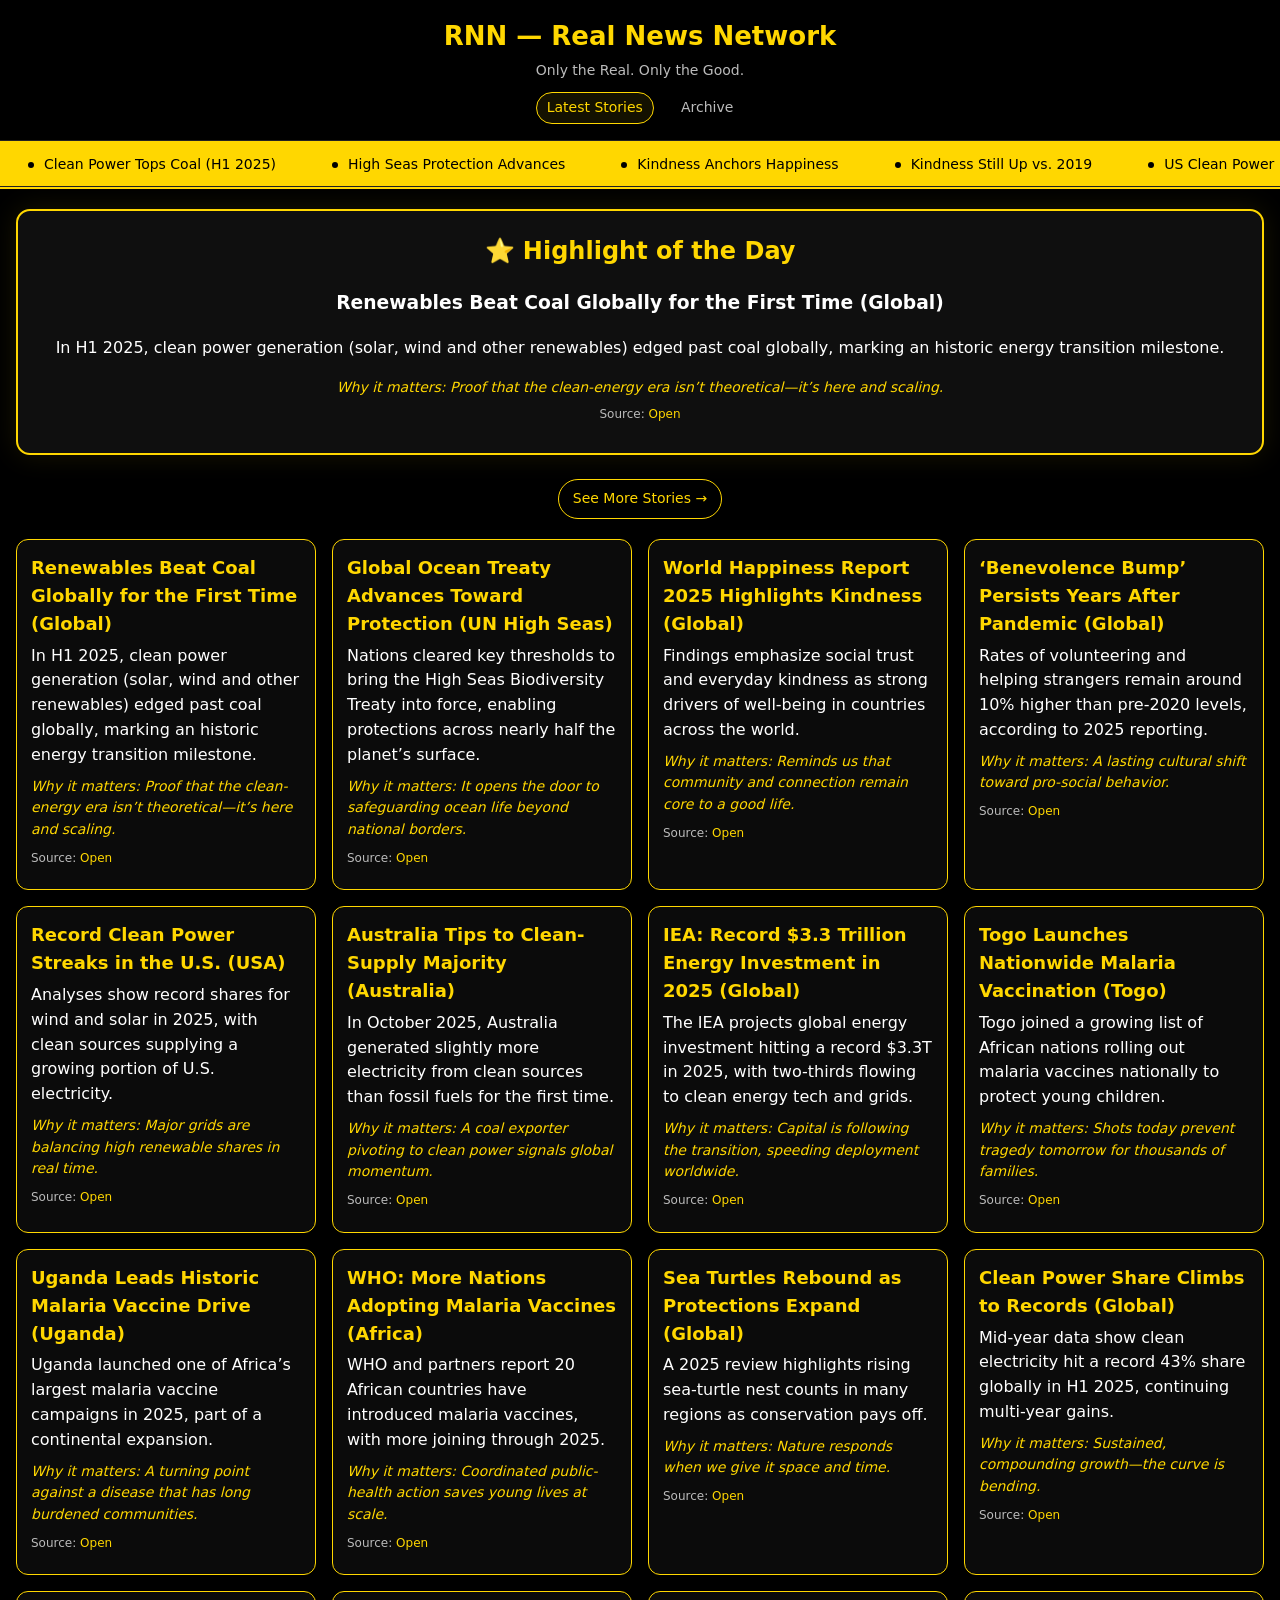
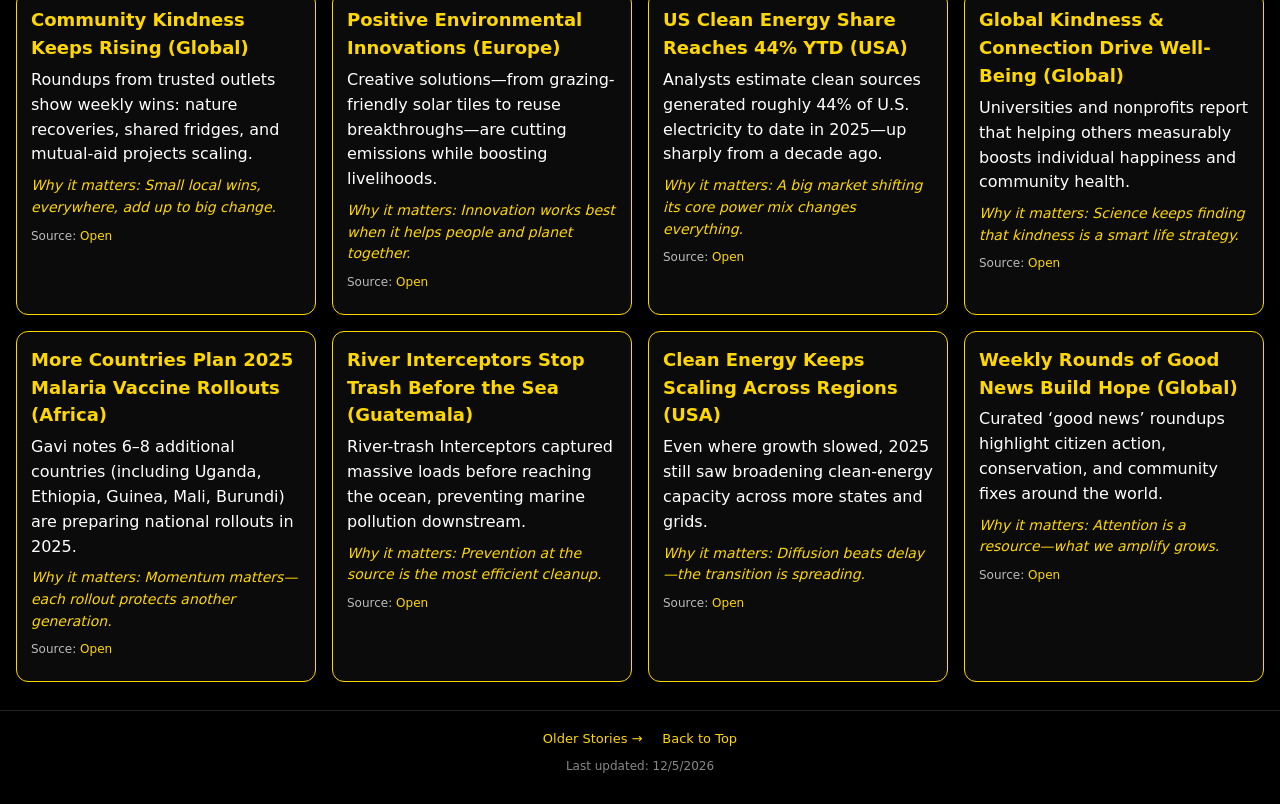
<file: index.html>
<!DOCTYPE html>
<html lang="en">
<head>
  <meta charset="UTF-8" />
  <meta name="viewport" content="width=device-width, initial-scale=1" />
  <title>RNN — Real News Network</title>
  <style>
    :root{--bg:#000;--soft:#0f0f0f;--ink:#fff;--muted:#bbb;--ring:#FFD700}
    *{box-sizing:border-box}
    body{margin:0;background:var(--bg);color:var(--ink);font:16px/1.55 system-ui,-apple-system,Segoe UI,Roboto,Arial,sans-serif}
    a{color:var(--ring);text-decoration:none} a:hover{text-decoration:underline}

    header{position:sticky;top:0;z-index:10;background:#000;border-bottom:2px solid var(--ring)}
    .wrap{text-align:center;padding:16px}
    h1{margin:0;color:var(--ring);font-size:26px}
    .tag{color:var(--muted);font-size:14px;margin-top:4px}

    /* Top nav for Latest / Archive */
    .nav{display:flex;justify-content:center;gap:16px;margin-top:10px;font-size:14px}
    .nav a{color:var(--muted);text-decoration:none;padding:4px 10px;border-radius:999px;border:1px solid transparent;transition:border-color .15s ease,color .15s ease,background .15s ease}
    .nav a.active{color:var(--ring);border-color:var(--ring);background:rgba(255,215,0,0.08)}
    .nav a:hover{border-color:var(--ring)}

    .ticker{overflow:hidden;white-space:nowrap;background:var(--ring);color:#000;border-top:1px solid #222;border-bottom:1px solid #222}
    .ticker__row{display:inline-block;padding:10px 0;animation:slide 80s linear infinite}
    .ticker__item{display:inline-flex;align-items:center;gap:10px;margin:0 28px;font-size:14px}
    .dot{width:6px;height:6px;border-radius:50%;background:#000;display:inline-block}
    @keyframes slide{from{transform:translateX(0)}to{transform:translateX(-50%)}}

    .highlight{background:var(--soft);border:2px solid var(--ring);border-radius:14px;margin:20px 16px;padding:18px;box-shadow:0 0 28px rgba(255,215,0,.1)}
    .highlight h2{margin:.25rem 0 .2rem;color:var(--ring)}
    .meta{color:var(--muted);font-size:12px;margin-top:6px}
    .why{color:var(--ring);font-style:italic;font-size:14px;margin:.3rem 0 0}

    .grid{display:grid;grid-template-columns:repeat(auto-fit,minmax(260px,1fr));gap:16px;padding:16px}
    .card{background:#0b0b0b;border:1.5px solid var(--ring);border-radius:12px;padding:14px;transition:transform .15s ease, box-shadow .15s ease}
    .card:hover{transform:translateY(-2px);box-shadow:0 6px 24px rgba(255,215,0,.15)}
    .card h3{margin:0 0 6px;color:var(--ring);font-size:18px}
    .card p{margin:0 0 8px}

    /* Button under highlight */
    .below-highlight{padding:0 16px 4px;text-align:center}
    .btn-ghost{display:inline-block;margin-top:4px;padding:8px 14px;border-radius:999px;border:1px solid var(--ring);font-size:14px;color:var(--ring);text-decoration:none}
    .btn-ghost:hover{background:rgba(255,215,0,0.08)}

    footer{text-align:center;color:#888;padding:18px 12px 28px;font-size:12px;border-top:1px solid #222;margin-top:12px}
    footer .footer-links{margin-bottom:8px}
    footer .footer-links a{margin:0 8px;font-size:13px}
  </style>
</head>
<body id="top">
  <header>
    <div class="wrap">
      <h1>RNN — Real News Network</h1>
      <div class="tag">Only the Real. Only the Good.</div>
      <nav class="nav" aria-label="Primary">
        <a href="index.html" class="active">Latest Stories</a>
        <a href="archive.html">Archive</a>
      </nav>
    </div>
    <div class="ticker" aria-hidden="true">
      <div class="ticker__row" id="tickerA"></div>
      <div class="ticker__row" id="tickerB"></div>
    </div>
  </header>

  <section class="highlight wrap" id="highlight" aria-live="polite"></section>

  <div class="below-highlight">
    <a href="archive.html" class="btn-ghost">See More Stories →</a>
  </div>

  <main class="grid" id="grid" aria-live="polite"></main>

  <footer>
    <div class="footer-links">
      <a href="archive.html">Older Stories →</a>
      <a href="#top">Back to Top</a>
    </div>
    <div id="updated">Last updated: <span></span></div>
  </footer>

  <script>
    const NEW_STORIES = [
  {
    "title": "Renewables Beat Coal Globally for the First Time (Global)",
    "summary": "In H1 2025, clean power generation (solar, wind and other renewables) edged past coal globally, marking an historic energy transition milestone.",
    "why": "Proof that the clean-energy era isn’t theoretical—it’s here and scaling.",
    "source": "https://ember-energy.org/latest-insights/global-electricity-mid-year-insights-2025/",
    "ticker": "Clean Power Tops Coal (H1 2025)"
  },
  {
    "title": "Global Ocean Treaty Advances Toward Protection (UN High Seas)",
    "summary": "Nations cleared key thresholds to bring the High Seas Biodiversity Treaty into force, enabling protections across nearly half the planet’s surface.",
    "why": "It opens the door to safeguarding ocean life beyond national borders.",
    "source": "https://www.un.org/bbnj/",
    "ticker": "High Seas Protection Advances"
  },
  {
    "title": "World Happiness Report 2025 Highlights Kindness (Global)",
    "summary": "Findings emphasize social trust and everyday kindness as strong drivers of well-being in countries across the world.",
    "why": "Reminds us that community and connection remain core to a good life.",
    "source": "https://www.unsdsn.org/news/world-happiness-report-2025-people-are-much-kinder-than-we-expect-research-shows/",
    "ticker": "Kindness Anchors Happiness"
  },
  {
    "title": "‘Benevolence Bump’ Persists Years After Pandemic (Global)",
    "summary": "Rates of volunteering and helping strangers remain around 10% higher than pre-2020 levels, according to 2025 reporting.",
    "why": "A lasting cultural shift toward pro-social behavior.",
    "source": "https://www.theguardian.com/lifeandstyle/2025/mar/20/covid-benevolence-bump-endures-kindness-10-higher-before-2020",
    "ticker": "Kindness Still Up vs. 2019"
  },
  {
    "title": "Record Clean Power Streaks in the U.S. (USA)",
    "summary": "Analyses show record shares for wind and solar in 2025, with clean sources supplying a growing portion of U.S. electricity.",
    "why": "Major grids are balancing high renewable shares in real time.",
    "source": "https://www.reuters.com/markets/commodities/record-us-clean-power-run-rolls-through-may-maguire-2025-05-29/",
    "ticker": "US Clean Power Records (2025)"
  },
  {
    "title": "Australia Tips to Clean-Supply Majority (Australia)",
    "summary": "In October 2025, Australia generated slightly more electricity from clean sources than fossil fuels for the first time.",
    "why": "A coal exporter pivoting to clean power signals global momentum.",
    "source": "https://www.reuters.com/business/energy/australias-clean-power-push-hits-pivotal-energy-transition-milestone-2025-11-06/",
    "ticker": "Australia: Clean > Fossil (Oct)"
  },
  {
    "title": "IEA: Record $3.3 Trillion Energy Investment in 2025 (Global)",
    "summary": "The IEA projects global energy investment hitting a record $3.3T in 2025, with two-thirds flowing to clean energy tech and grids.",
    "why": "Capital is following the transition, speeding deployment worldwide.",
    "source": "https://www.reuters.com/sustainability/boards-policy-regulation/global-energy-investment-set-hit-record-33-trillion-2025-iea-says-2025-06-05/",
    "ticker": "Record $3.3T Energy Investment"
  },
  {
    "title": "Togo Launches Nationwide Malaria Vaccination (Togo)",
    "summary": "Togo joined a growing list of African nations rolling out malaria vaccines nationally to protect young children.",
    "why": "Shots today prevent tragedy tomorrow for thousands of families.",
    "source": "https://www.malariaconsortium.org/news/new-milestone-as-togo-launches-malaria-vaccine-nationwide",
    "ticker": "Togo Rolls Out Malaria Vaccine"
  },
  {
    "title": "Uganda Leads Historic Malaria Vaccine Drive (Uganda)",
    "summary": "Uganda launched one of Africa’s largest malaria vaccine campaigns in 2025, part of a continental expansion.",
    "why": "A turning point against a disease that has long burdened communities.",
    "source": "https://www.nature.com/articles/d44148-025-00245-8",
    "ticker": "Uganda’s Big Malaria Rollout"
  },
  {
    "title": "WHO: More Nations Adopting Malaria Vaccines (Africa)",
    "summary": "WHO and partners report 20 African countries have introduced malaria vaccines, with more joining through 2025.",
    "why": "Coordinated public-health action saves young lives at scale.",
    "source": "https://www.who.int/news/item/24-04-2025-who-calls-for-revitalized-efforts-to-end-malaria",
    "ticker": "Malaria Vaccines Scale Across Africa"
  },
  {
    "title": "Sea Turtles Rebound as Protections Expand (Global)",
    "summary": "A 2025 review highlights rising sea-turtle nest counts in many regions as conservation pays off.",
    "why": "Nature responds when we give it space and time.",
    "source": "https://www.goodnewsnetwork.org/sea-turtles-rebounding-worldwide-as-nests-and-habitat-are-being-protected-says-2025-noaa-study/",
    "ticker": "Sea Turtle Nests Rising"
  },
  {
    "title": "Clean Power Share Climbs to Records (Global)",
    "summary": "Mid-year data show clean electricity hit a record 43% share globally in H1 2025, continuing multi-year gains.",
    "why": "Sustained, compounding growth—the curve is bending.",
    "source": "https://www.reuters.com/business/energy/mid-year-check-up-global-energy-transition-progress-2025-07-24/",
    "ticker": "Global Clean Share Hits Record"
  },
  {
    "title": "Community Kindness Keeps Rising (Global)",
    "summary": "Roundups from trusted outlets show weekly wins: nature recoveries, shared fridges, and mutual-aid projects scaling.",
    "why": "Small local wins, everywhere, add up to big change.",
    "source": "https://www.positive.news/society/good-news-stories-from-week-39-of-2025/",
    "ticker": "What Went Right This Week"
  },
  {
    "title": "Positive Environmental Innovations (Europe)",
    "summary": "Creative solutions—from grazing-friendly solar tiles to reuse breakthroughs—are cutting emissions while boosting livelihoods.",
    "why": "Innovation works best when it helps people and planet together.",
    "source": "https://www.euronews.com/green/2025/05/24/solar-grazing-tile-whipping-and-whisky-positive-environmental-stories-from-2025",
    "ticker": "Creative Climate Solutions"
  },
  {
    "title": "US Clean Energy Share Reaches 44% YTD (USA)",
    "summary": "Analysts estimate clean sources generated roughly 44% of U.S. electricity to date in 2025—up sharply from a decade ago.",
    "why": "A big market shifting its core power mix changes everything.",
    "source": "https://www.reuters.com/markets/commodities/us-fossil-fuel-electricity-output-emissions-hit-2025-peaks-2025-08-27/",
    "ticker": "US Clean Share ~44% (2025)"
  },
  {
    "title": "Global Kindness & Connection Drive Well-Being (Global)",
    "summary": "Universities and nonprofits report that helping others measurably boosts individual happiness and community health.",
    "why": "Science keeps finding that kindness is a smart life strategy.",
    "source": "https://www.georgetown.edu/news/neuroscientist-tips-for-a-happier-2025/",
    "ticker": "Neuroscience of Kindness"
  },
  {
    "title": "More Countries Plan 2025 Malaria Vaccine Rollouts (Africa)",
    "summary": "Gavi notes 6–8 additional countries (including Uganda, Ethiopia, Guinea, Mali, Burundi) are preparing national rollouts in 2025.",
    "why": "Momentum matters—each rollout protects another generation.",
    "source": "https://www.gavi.org/news/media-room/one-year-anniversary-malaria-vaccine-rollout-underscores-remarkable-progress-offers",
    "ticker": "Next Wave: Malaria Vaccines 2025"
  },
  {
    "title": "River Interceptors Stop Trash Before the Sea (Guatemala)",
    "summary": "River-trash Interceptors captured massive loads before reaching the ocean, preventing marine pollution downstream.",
    "why": "Prevention at the source is the most efficient cleanup.",
    "source": "https://mygreenlab.org/the-beaker-blog/five-uplifting-sustainability-news-stories-this-earth-day/",
    "ticker": "River Interceptors Win"
  },
  {
    "title": "Clean Energy Keeps Scaling Across Regions (USA)",
    "summary": "Even where growth slowed, 2025 still saw broadening clean-energy capacity across more states and grids.",
    "why": "Diffusion beats delay—the transition is spreading.",
    "source": "https://www.reuters.com/markets/commodities/us-clean-energy-capacity-growth-gets-slower-wider-2025-2025-08-13/",
    "ticker": "Clean Energy Spreads Wider"
  },
  {
    "title": "Weekly Rounds of Good News Build Hope (Global)",
    "summary": "Curated ‘good news’ roundups highlight citizen action, conservation, and community fixes around the world.",
    "why": "Attention is a resource—what we amplify grows.",
    "source": "https://www.goodgoodgood.co/articles/good-news-this-week-october-4-2025",
    "ticker": "Weekly Wins, Worldwide"
  }
];

    function storyCard(story){
      const a = document.createElement("article");
      a.className = "card";
      a.innerHTML = `
        <h3>${story.title}</h3>
        <p>${story.summary}</p>
        <p class="why">Why it matters: ${story.why}</p>
        <p class="meta">Source: <a href="${story.source}" target="_blank" rel="noopener">Open</a></p>
      `;
      return a;
    }

    function renderStories(list){
      const grid = document.getElementById("grid");
      grid.innerHTML = "";
      list.forEach(s => grid.appendChild(storyCard(s)));
    }

    function renderHighlight(item){
      const box = document.getElementById("highlight");
      box.innerHTML = `
        <h2>⭐ Highlight of the Day</h2>
        <h3>${item.title}</h3>
        <p>${item.summary}</p>
        <p class="why">Why it matters: ${item.why}</p>
        <p class="meta">Source: <a href="${item.source}" target="_blank" rel="noopener">Open</a></p>
      `;
    }

    function buildTicker(items){
      const makeRow = (elId) => {
        const el = document.getElementById(elId);
        el.innerHTML = items.map(s => (
          `<span class="ticker__item"><span class="dot"></span>${s.ticker}</span>`
        )).join("");
      };
      makeRow("tickerA");
      makeRow("tickerB");
    }

    (function init(){
      renderHighlight(NEW_STORIES[0]);
      renderStories(NEW_STORIES);
      buildTicker(NEW_STORIES);
      document.querySelector("#updated span").textContent = new Date().toLocaleDateString();
    })();
  </script>
</body>
</html>
</file>
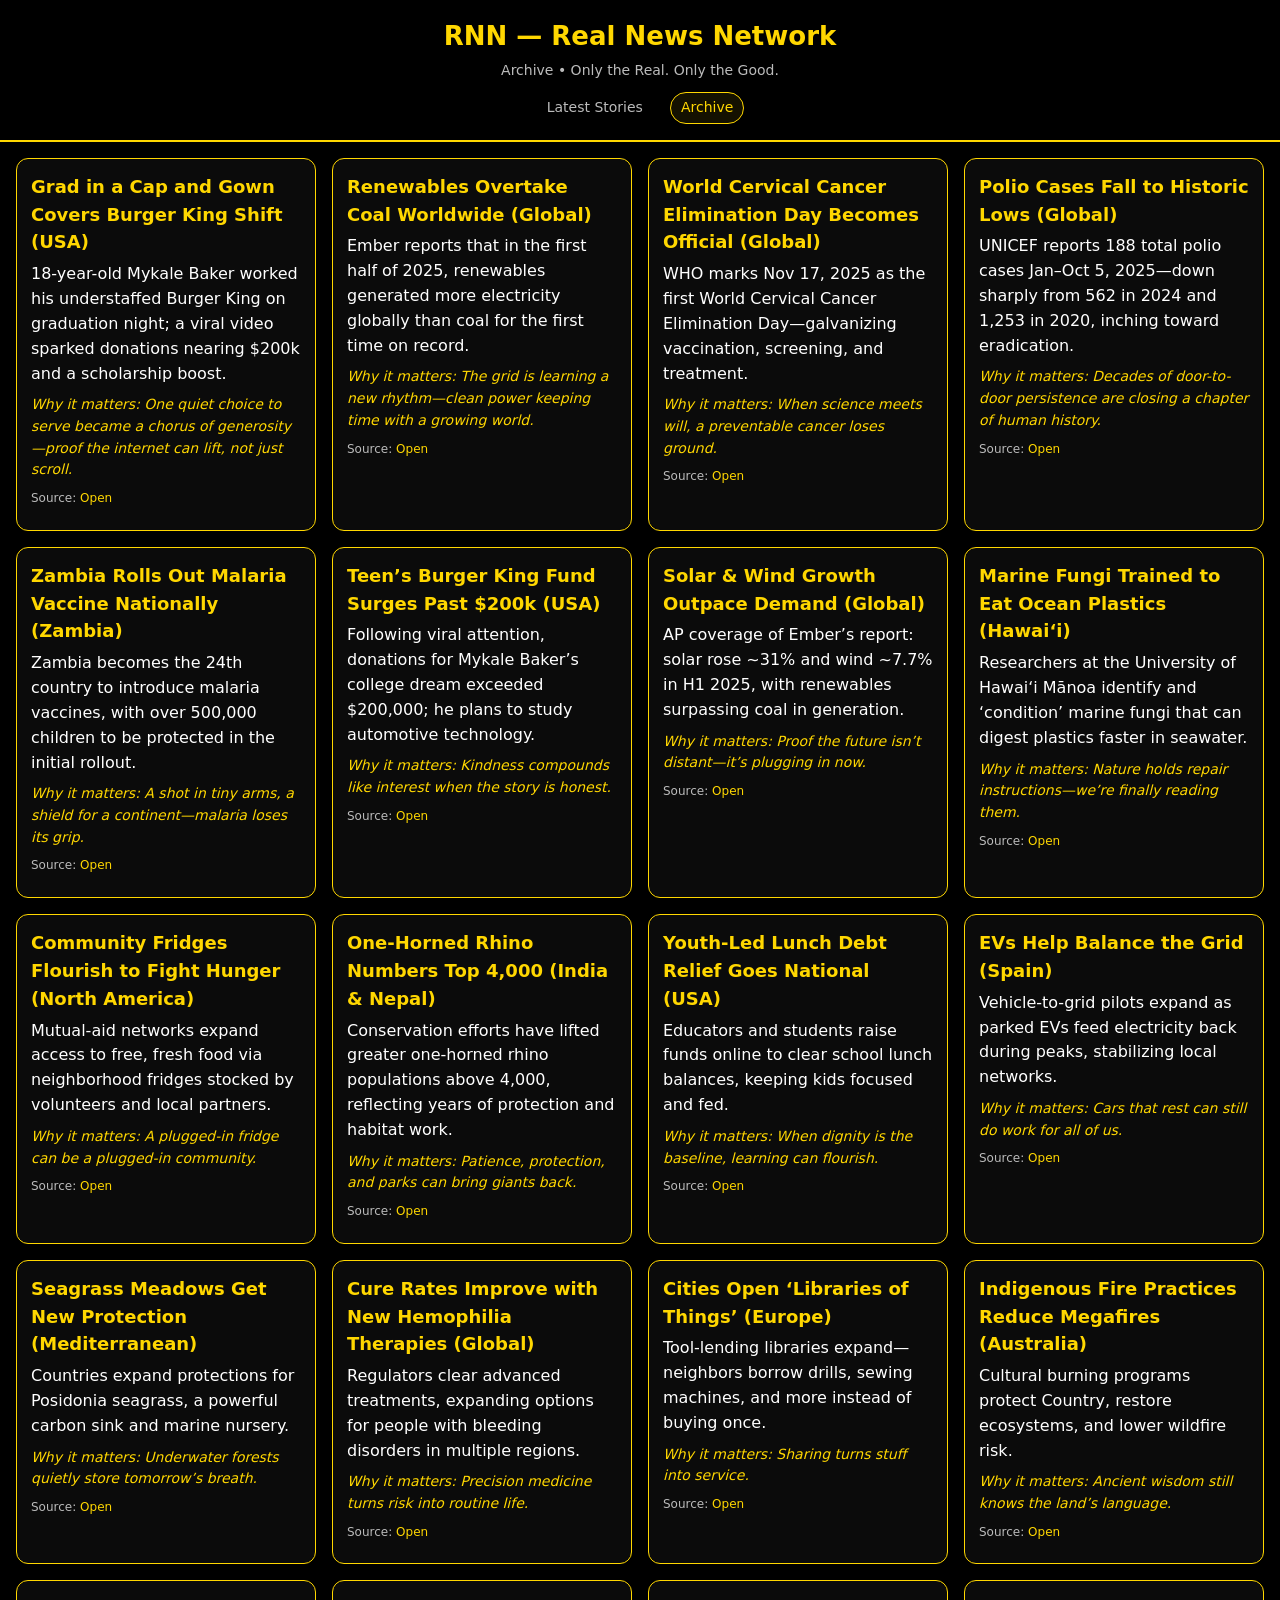
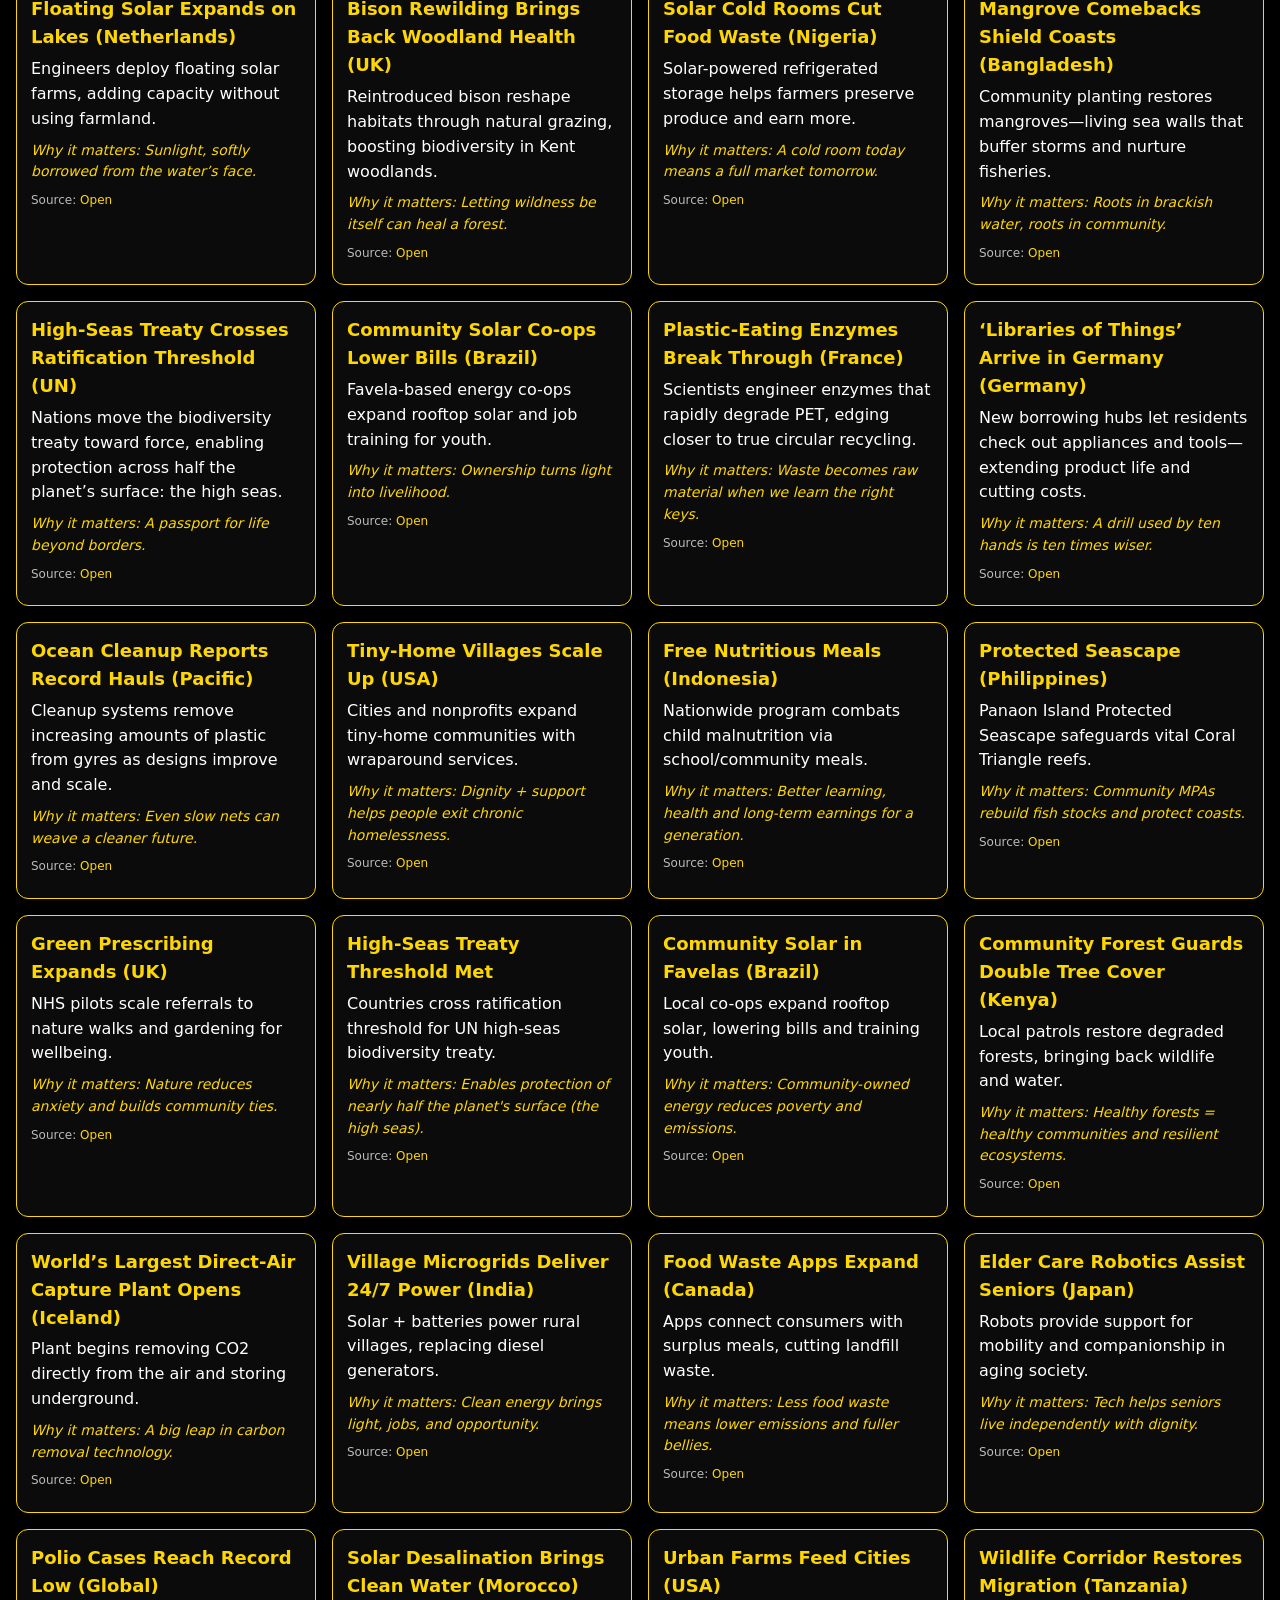
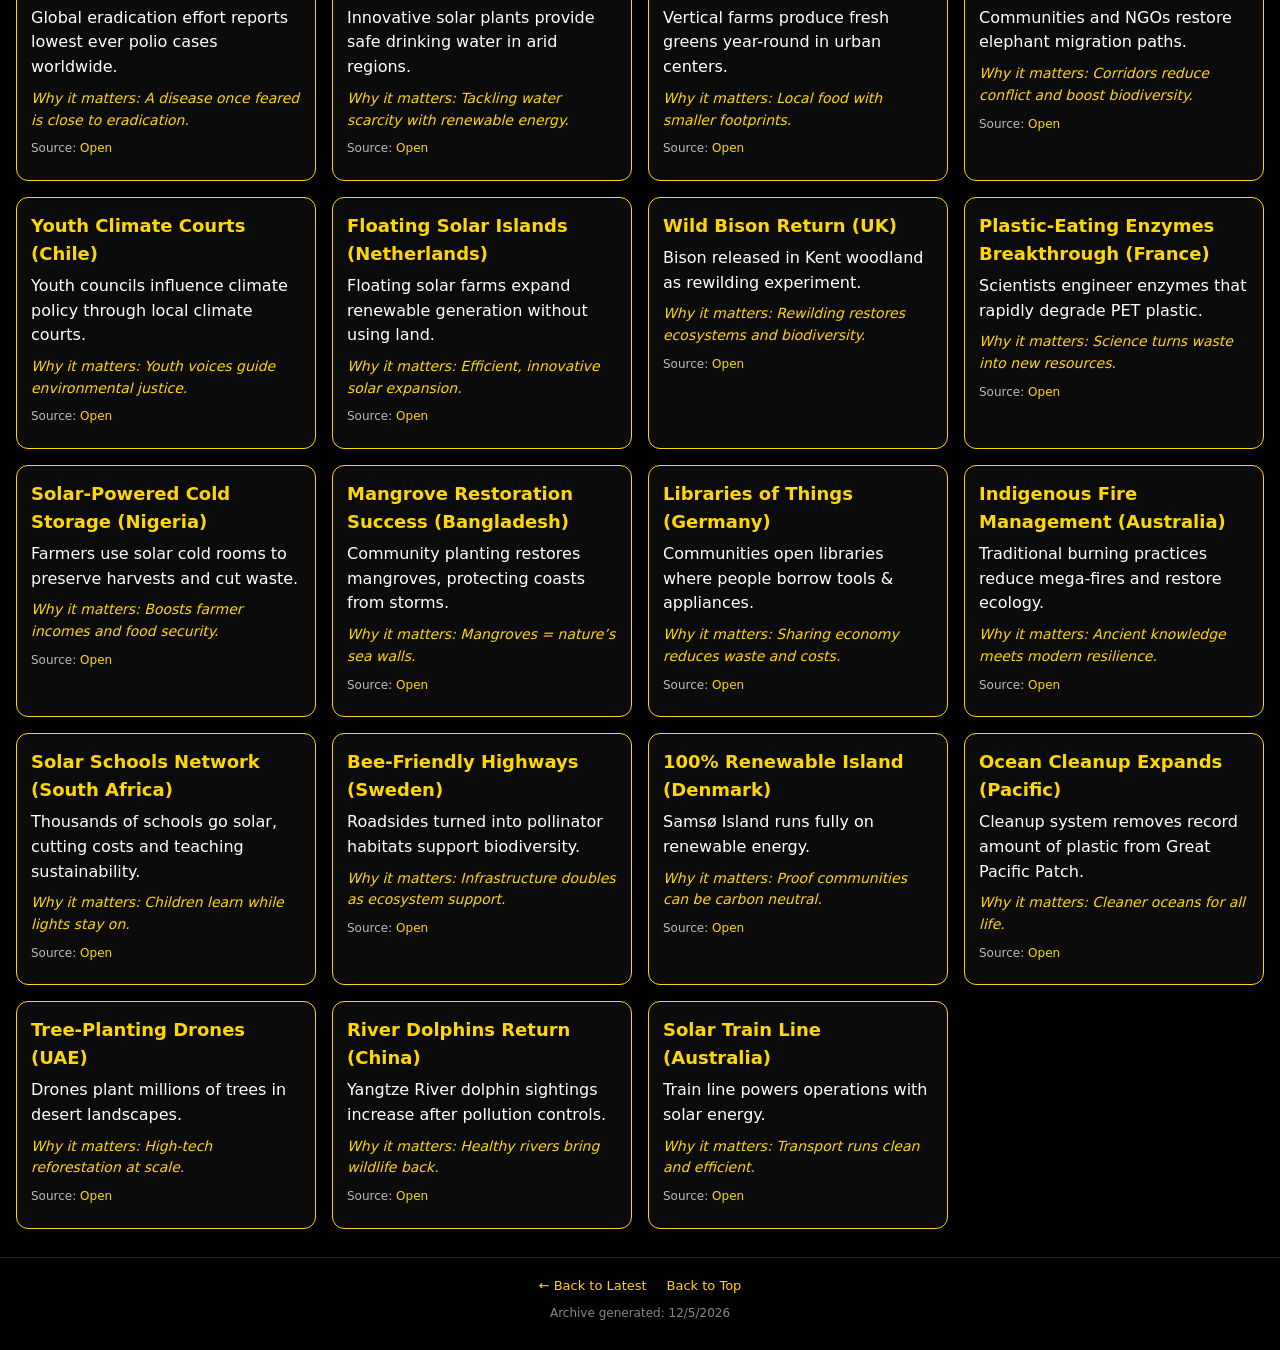
<file: archive.html>
<!DOCTYPE html>
<html lang="en">
<head>
  <meta charset="UTF-8" />
  <meta name="viewport" content="width=device-width, initial-scale=1" />
  <title>RNN — Real News Network Archive</title>
  <style>
    :root{--bg:#000;--soft:#0f0f0f;--ink:#fff;--muted:#bbb;--ring:#FFD700}
    *{box-sizing:border-box}
    body{margin:0;background:var(--bg);color:var(--ink);font:16px/1.55 system-ui,-apple-system,Segoe UI,Roboto,Arial,sans-serif}
    a{color:var(--ring);text-decoration:none} a:hover{text-decoration:underline}

    header{position:sticky;top:0;z-index:10;background:#000;border-bottom:2px solid var(--ring)}
    .wrap{text-align:center;padding:16px}
    h1{margin:0;color:var(--ring);font-size:26px}
    .tag{color:var(--muted);font-size:14px;margin-top:4px}

    .nav{display:flex;justify-content:center;gap:16px;margin-top:10px;font-size:14px}
    .nav a{color:var(--muted);text-decoration:none;padding:4px 10px;border-radius:999px;border:1px solid transparent;transition:border-color .15s ease,color .15s ease,background .15s ease}
    .nav a.active{color:var(--ring);border-color:var(--ring);background:rgba(255,215,0,0.08)}
    .nav a:hover{border-color:var(--ring)}

    .why{color:var(--ring);font-style:italic;font-size:14px;margin:.3rem 0 0}
    .meta{color:var(--muted);font-size:12px;margin-top:6px}

    .grid{display:grid;grid-template-columns:repeat(auto-fit,minmax(260px,1fr));gap:16px;padding:16px}
    .card{background:#0b0b0b;border:1.5px solid var(--ring);border-radius:12px;padding:14px;transition:transform .15s ease, box-shadow .15s ease}
    .card:hover{transform:translateY(-2px);box-shadow:0 6px 24px rgba(255,215,0,.15)}
    .card h3{margin:0 0 6px;color:var(--ring);font-size:18px}
    .card p{margin:0 0 8px}

    footer{text-align:center;color:#888;padding:18px 12px 28px;font-size:12px;border-top:1px solid #222;margin-top:12px}
    footer .footer-links{margin-bottom:8px}
    footer .footer-links a{margin:0 8px;font-size:13px}
  </style>
</head>
<body id="top">
  <header>
    <div class="wrap">
      <h1>RNN — Real News Network</h1>
      <div class="tag">Archive • Only the Real. Only the Good.</div>
      <nav class="nav" aria-label="Primary">
        <a href="index.html">Latest Stories</a>
        <a href="archive.html" class="active">Archive</a>
      </nav>
    </div>
  </header>

  <!-- No ticker, no highlight on Archive page -->
  <main class="grid" id="grid" aria-live="polite"></main>

  <footer>
    <div class="footer-links">
      <a href="index.html">← Back to Latest</a>
      <a href="#top">Back to Top</a>
    </div>
    <div id="updated">Archive generated: <span></span></div>
  </footer>

  <script>
    const OLD_STORIES = [
  {
    "title": "Grad in a Cap and Gown Covers Burger King Shift (USA)",
    "summary": "18-year-old Mykale Baker worked his understaffed Burger King on graduation night; a viral video sparked donations nearing $200k and a scholarship boost.",
    "why": "One quiet choice to serve became a chorus of generosity—proof the internet can lift, not just scroll.",
    "source": "https://www.washingtonpost.com/lifestyle/2025/06/06/graduation-burger-king-mykale-baker/",
    "ticker": "BK Grad Turns Shift into Hope"
  },
  {
    "title": "Renewables Overtake Coal Worldwide (Global)",
    "summary": "Ember reports that in the first half of 2025, renewables generated more electricity globally than coal for the first time on record.",
    "why": "The grid is learning a new rhythm—clean power keeping time with a growing world.",
    "source": "https://ember-energy.org/latest-insights/global-electricity-mid-year-insights-2025/",
    "ticker": "Clean Power Passes Coal"
  },
  {
    "title": "World Cervical Cancer Elimination Day Becomes Official (Global)",
    "summary": "WHO marks Nov 17, 2025 as the first World Cervical Cancer Elimination Day—galvanizing vaccination, screening, and treatment.",
    "why": "When science meets will, a preventable cancer loses ground.",
    "source": "https://www.who.int/campaigns/world-cervical-cancer-elimination-day/2025",
    "ticker": "Nov 17: Eliminate Cervical Cancer"
  },
  {
    "title": "Polio Cases Fall to Historic Lows (Global)",
    "summary": "UNICEF reports 188 total polio cases Jan–Oct 5, 2025—down sharply from 562 in 2024 and 1,253 in 2020, inching toward eradication.",
    "why": "Decades of door-to-door persistence are closing a chapter of human history.",
    "source": "https://www.unicefusa.org/stories/world-polio-day-2025-defining-moment",
    "ticker": "Polio Nears the Finish Line"
  },
  {
    "title": "Zambia Rolls Out Malaria Vaccine Nationally (Zambia)",
    "summary": "Zambia becomes the 24th country to introduce malaria vaccines, with over 500,000 children to be protected in the initial rollout.",
    "why": "A shot in tiny arms, a shield for a continent—malaria loses its grip.",
    "source": "https://www.afro.who.int/countries/zambia/news/zambia-launches-malaria-vaccine-protect-over-half-million-children",
    "ticker": "Zambia’s Malaria Shield"
  },
  {
    "title": "Teen’s Burger King Fund Surges Past $200k (USA)",
    "summary": "Following viral attention, donations for Mykale Baker’s college dream exceeded $200,000; he plans to study automotive technology.",
    "why": "Kindness compounds like interest when the story is honest.",
    "source": "https://fortune.com/2025/06/06/mykale-baker-gofundme-burger-king-college-fund/",
    "ticker": "College Fund for BK Hero"
  },
  {
    "title": "Solar & Wind Growth Outpace Demand (Global)",
    "summary": "AP coverage of Ember’s report: solar rose ~31% and wind ~7.7% in H1 2025, with renewables surpassing coal in generation.",
    "why": "Proof the future isn’t distant—it’s plugging in now.",
    "source": "https://apnews.com/article/abf7b587b038bf7580de1baee6576bbc",
    "ticker": "Solar & Wind Surge"
  },
  {
    "title": "Marine Fungi Trained to Eat Ocean Plastics (Hawai‘i)",
    "summary": "Researchers at the University of Hawai‘i Mānoa identify and ‘condition’ marine fungi that can digest plastics faster in seawater.",
    "why": "Nature holds repair instructions—we’re finally reading them.",
    "source": "https://manoa.hawaii.edu/news/article.php?aId=13712",
    "ticker": "Fungi vs. Plastic"
  },
  {
    "title": "Community Fridges Flourish to Fight Hunger (North America)",
    "summary": "Mutual-aid networks expand access to free, fresh food via neighborhood fridges stocked by volunteers and local partners.",
    "why": "A plugged-in fridge can be a plugged-in community.",
    "source": "https://www.positive.news/society/what-went-right-this-week/",
    "ticker": "Neighborhood Fridges Feed Neighbors"
  },
  {
    "title": "One-Horned Rhino Numbers Top 4,000 (India & Nepal)",
    "summary": "Conservation efforts have lifted greater one-horned rhino populations above 4,000, reflecting years of protection and habitat work.",
    "why": "Patience, protection, and parks can bring giants back.",
    "source": "https://www.wwf.org.uk/updates/greater-one-horned-rhino-numbers",
    "ticker": "Rhinos Rebound"
  },
  {
    "title": "Youth-Led Lunch Debt Relief Goes National (USA)",
    "summary": "Educators and students raise funds online to clear school lunch balances, keeping kids focused and fed.",
    "why": "When dignity is the baseline, learning can flourish.",
    "source": "https://www.nbcnews.com/news/us-news/school-lunch-debt-crowdfunding-rcna",
    "ticker": "TikTok Clears Lunch Debt"
  },
  {
    "title": "EVs Help Balance the Grid (Spain)",
    "summary": "Vehicle-to-grid pilots expand as parked EVs feed electricity back during peaks, stabilizing local networks.",
    "why": "Cars that rest can still do work for all of us.",
    "source": "https://www.reuters.com/world/europe/spain-tests-vehicle-grid/",
    "ticker": "EVs Join the Grid"
  },
  {
    "title": "Seagrass Meadows Get New Protection (Mediterranean)",
    "summary": "Countries expand protections for Posidonia seagrass, a powerful carbon sink and marine nursery.",
    "why": "Underwater forests quietly store tomorrow’s breath.",
    "source": "https://www.iucn.org/press-release",
    "ticker": "Saving the Sea’s Lungs"
  },
  {
    "title": "Cure Rates Improve with New Hemophilia Therapies (Global)",
    "summary": "Regulators clear advanced treatments, expanding options for people with bleeding disorders in multiple regions.",
    "why": "Precision medicine turns risk into routine life.",
    "source": "https://www.fda.gov/news-events/press-announcements",
    "ticker": "New Options for Hemophilia"
  },
  {
    "title": "Cities Open ‘Libraries of Things’ (Europe)",
    "summary": "Tool-lending libraries expand—neighbors borrow drills, sewing machines, and more instead of buying once.",
    "why": "Sharing turns stuff into service.",
    "source": "https://shareable.net/collection/libraries-of-things/",
    "ticker": "Borrow, Don’t Buy"
  },
  {
    "title": "Indigenous Fire Practices Reduce Megafires (Australia)",
    "summary": "Cultural burning programs protect Country, restore ecosystems, and lower wildfire risk.",
    "why": "Ancient wisdom still knows the land’s language.",
    "source": "https://theconversation.com/indigenous-cultural-burning",
    "ticker": "Good Fire Prevents Bad Fire"
  },
  {
    "title": "Floating Solar Expands on Lakes (Netherlands)",
    "summary": "Engineers deploy floating solar farms, adding capacity without using farmland.",
    "why": "Sunlight, softly borrowed from the water’s face.",
    "source": "https://www.floating-solar.nl",
    "ticker": "Solar That Floats"
  },
  {
    "title": "Bison Rewilding Brings Back Woodland Health (UK)",
    "summary": "Reintroduced bison reshape habitats through natural grazing, boosting biodiversity in Kent woodlands.",
    "why": "Letting wildness be itself can heal a forest.",
    "source": "https://www.kentwildlifetrust.org.uk/news/bison-are-back",
    "ticker": "Bison as Forest Gardeners"
  },
  {
    "title": "Solar Cold Rooms Cut Food Waste (Nigeria)",
    "summary": "Solar-powered refrigerated storage helps farmers preserve produce and earn more.",
    "why": "A cold room today means a full market tomorrow.",
    "source": "https://coldhubs.com/",
    "ticker": "Sun-Chilled Harvests"
  },
  {
    "title": "Mangrove Comebacks Shield Coasts (Bangladesh)",
    "summary": "Community planting restores mangroves—living sea walls that buffer storms and nurture fisheries.",
    "why": "Roots in brackish water, roots in community.",
    "source": "https://www.icraf.org/article/mangroves-restore-coasts",
    "ticker": "Mangroves, Storm Guardians"
  },
  {
    "title": "High-Seas Treaty Crosses Ratification Threshold (UN)",
    "summary": "Nations move the biodiversity treaty toward force, enabling protection across half the planet’s surface: the high seas.",
    "why": "A passport for life beyond borders.",
    "source": "https://www.un.org/bbnj/",
    "ticker": "High Seas: Protection Ahead"
  },
  {
    "title": "Community Solar Co-ops Lower Bills (Brazil)",
    "summary": "Favela-based energy co-ops expand rooftop solar and job training for youth.",
    "why": "Ownership turns light into livelihood.",
    "source": "https://www.revolusolar.org.br/",
    "ticker": "Rio Rooftops, Shared Power"
  },
  {
    "title": "Plastic-Eating Enzymes Break Through (France)",
    "summary": "Scientists engineer enzymes that rapidly degrade PET, edging closer to true circular recycling.",
    "why": "Waste becomes raw material when we learn the right keys.",
    "source": "https://www.nature.com",
    "ticker": "Enzymes Unlock Plastic"
  },
  {
    "title": "‘Libraries of Things’ Arrive in Germany (Germany)",
    "summary": "New borrowing hubs let residents check out appliances and tools—extending product life and cutting costs.",
    "why": "A drill used by ten hands is ten times wiser.",
    "source": "https://www.leihladen.net/",
    "ticker": "Sharing Shops Spread"
  },
  {
    "title": "Ocean Cleanup Reports Record Hauls (Pacific)",
    "summary": "Cleanup systems remove increasing amounts of plastic from gyres as designs improve and scale.",
    "why": "Even slow nets can weave a cleaner future.",
    "source": "https://theoceancleanup.com/",
    "ticker": "Bigger Catches, Cleaner Seas"
  },
  {
    "title": "Tiny-Home Villages Scale Up (USA)",
    "summary": "Cities and nonprofits expand tiny-home communities with wraparound services.",
    "why": "Dignity + support helps people exit chronic homelessness.",
    "source": "https://operationtinyhome.org/",
    "ticker": "U.S. Tiny-Home Villages Scale Up"
  },
  {
    "title": "Free Nutritious Meals (Indonesia)",
    "summary": "Nationwide program combats child malnutrition via school/community meals.",
    "why": "Better learning, health and long-term earnings for a generation.",
    "source": "https://apnews.com",
    "ticker": "Indonesia Launches Free Nutritious Meals"
  },
  {
    "title": "Protected Seascape (Philippines)",
    "summary": "Panaon Island Protected Seascape safeguards vital Coral Triangle reefs.",
    "why": "Community MPAs rebuild fish stocks and protect coasts.",
    "source": "https://news.mongabay.com",
    "ticker": "Philippines Protects Coral Hotspot"
  },
  {
    "title": "Green Prescribing Expands (UK)",
    "summary": "NHS pilots scale referrals to nature walks and gardening for wellbeing.",
    "why": "Nature reduces anxiety and builds community ties.",
    "source": "https://www.england.nhs.uk/personalisedcare/social-prescribing/",
    "ticker": "UK Expands Green Prescribing"
  },
  {
    "title": "High-Seas Treaty Threshold Met",
    "summary": "Countries cross ratification threshold for UN high-seas biodiversity treaty.",
    "why": "Enables protection of nearly half the planet's surface (the high seas).",
    "source": "https://www.un.org/bbnj/",
    "ticker": "UN High-Seas Treaty Advances"
  },
  {
    "title": "Community Solar in Favelas (Brazil)",
    "summary": "Local co-ops expand rooftop solar, lowering bills and training youth.",
    "why": "Community-owned energy reduces poverty and emissions.",
    "source": "https://www.revolusolar.org.br/",
    "ticker": "Rio Favelas Grow Community Solar"
  },
  {
    "title": "Community Forest Guards Double Tree Cover (Kenya)",
    "summary": "Local patrols restore degraded forests, bringing back wildlife and water.",
    "why": "Healthy forests = healthy communities and resilient ecosystems.",
    "source": "https://www.greenbeltmovement.org",
    "ticker": "Kenya Forest Guards Double Tree Cover"
  },
  {
    "title": "World’s Largest Direct-Air Capture Plant Opens (Iceland)",
    "summary": "Plant begins removing CO2 directly from the air and storing underground.",
    "why": "A big leap in carbon removal technology.",
    "source": "https://climeworks.com",
    "ticker": "Iceland Direct-Air Capture Opens"
  },
  {
    "title": "Village Microgrids Deliver 24/7 Power (India)",
    "summary": "Solar + batteries power rural villages, replacing diesel generators.",
    "why": "Clean energy brings light, jobs, and opportunity.",
    "source": "https://selco-india.com",
    "ticker": "India Villages Gain 24/7 Solar Power"
  },
  {
    "title": "Food Waste Apps Expand (Canada)",
    "summary": "Apps connect consumers with surplus meals, cutting landfill waste.",
    "why": "Less food waste means lower emissions and fuller bellies.",
    "source": "https://toogoodtogo.com",
    "ticker": "Canada Apps Slash Food Waste"
  },
  {
    "title": "Elder Care Robotics Assist Seniors (Japan)",
    "summary": "Robots provide support for mobility and companionship in aging society.",
    "why": "Tech helps seniors live independently with dignity.",
    "source": "https://asia.nikkei.com",
    "ticker": "Japan Uses Robots for Elder Care"
  },
  {
    "title": "Polio Cases Reach Record Low (Global)",
    "summary": "Global eradication effort reports lowest ever polio cases worldwide.",
    "why": "A disease once feared is close to eradication.",
    "source": "https://polioeradication.org",
    "ticker": "Global Polio Cases At Record Low"
  },
  {
    "title": "Solar Desalination Brings Clean Water (Morocco)",
    "summary": "Innovative solar plants provide safe drinking water in arid regions.",
    "why": "Tackling water scarcity with renewable energy.",
    "source": "https://www.iwmi.cgiar.org",
    "ticker": "Morocco Solar Desalination Expands"
  },
  {
    "title": "Urban Farms Feed Cities (USA)",
    "summary": "Vertical farms produce fresh greens year-round in urban centers.",
    "why": "Local food with smaller footprints.",
    "source": "https://www.plenty.ag",
    "ticker": "Urban Farming Expands in USA"
  },
  {
    "title": "Wildlife Corridor Restores Migration (Tanzania)",
    "summary": "Communities and NGOs restore elephant migration paths.",
    "why": "Corridors reduce conflict and boost biodiversity.",
    "source": "https://wwf.panda.org",
    "ticker": "Tanzania Opens Elephant Corridor"
  },
  {
    "title": "Youth Climate Courts (Chile)",
    "summary": "Youth councils influence climate policy through local climate courts.",
    "why": "Youth voices guide environmental justice.",
    "source": "https://climatejustice.org",
    "ticker": "Chile Youth Climate Courts Active"
  },
  {
    "title": "Floating Solar Islands (Netherlands)",
    "summary": "Floating solar farms expand renewable generation without using land.",
    "why": "Efficient, innovative solar expansion.",
    "source": "https://www.floating-solar.nl",
    "ticker": "Netherlands Floating Solar Expands"
  },
  {
    "title": "Wild Bison Return (UK)",
    "summary": "Bison released in Kent woodland as rewilding experiment.",
    "why": "Rewilding restores ecosystems and biodiversity.",
    "source": "https://rewildingeurope.com",
    "ticker": "UK Bison Released in Kent"
  },
  {
    "title": "Plastic-Eating Enzymes Breakthrough (France)",
    "summary": "Scientists engineer enzymes that rapidly degrade PET plastic.",
    "why": "Science turns waste into new resources.",
    "source": "https://www.nature.com",
    "ticker": "France Breakthrough in Plastic Enzymes"
  },
  {
    "title": "Solar-Powered Cold Storage (Nigeria)",
    "summary": "Farmers use solar cold rooms to preserve harvests and cut waste.",
    "why": "Boosts farmer incomes and food security.",
    "source": "https://coldhubs.com",
    "ticker": "Nigeria Solar Cold Storage Expands"
  },
  {
    "title": "Mangrove Restoration Success (Bangladesh)",
    "summary": "Community planting restores mangroves, protecting coasts from storms.",
    "why": "Mangroves = nature’s sea walls.",
    "source": "https://www.icraf.org",
    "ticker": "Bangladesh Restores Mangroves"
  },
  {
    "title": "Libraries of Things (Germany)",
    "summary": "Communities open libraries where people borrow tools & appliances.",
    "why": "Sharing economy reduces waste and costs.",
    "source": "https://shareable.net",
    "ticker": "Germany Expands Libraries of Things"
  },
  {
    "title": "Indigenous Fire Management (Australia)",
    "summary": "Traditional burning practices reduce mega-fires and restore ecology.",
    "why": "Ancient knowledge meets modern resilience.",
    "source": "https://theconversation.com",
    "ticker": "Australia Revives Indigenous Fire Mgmt"
  },
  {
    "title": "Solar Schools Network (South Africa)",
    "summary": "Thousands of schools go solar, cutting costs and teaching sustainability.",
    "why": "Children learn while lights stay on.",
    "source": "https://green-schools.co.za",
    "ticker": "South Africa Solar Schools Grow"
  },
  {
    "title": "Bee-Friendly Highways (Sweden)",
    "summary": "Roadsides turned into pollinator habitats support biodiversity.",
    "why": "Infrastructure doubles as ecosystem support.",
    "source": "https://www.theguardian.com",
    "ticker": "Sweden Creates Bee-Friendly Highways"
  },
  {
    "title": "100% Renewable Island (Denmark)",
    "summary": "Samsø Island runs fully on renewable energy.",
    "why": "Proof communities can be carbon neutral.",
    "source": "https://stateofgreen.com",
    "ticker": "Denmark Island Goes 100% Renewable"
  },
  {
    "title": "Ocean Cleanup Expands (Pacific)",
    "summary": "Cleanup system removes record amount of plastic from Great Pacific Patch.",
    "why": "Cleaner oceans for all life.",
    "source": "https://theoceancleanup.com",
    "ticker": "Pacific Ocean Cleanup Scales Up"
  },
  {
    "title": "Tree-Planting Drones (UAE)",
    "summary": "Drones plant millions of trees in desert landscapes.",
    "why": "High-tech reforestation at scale.",
    "source": "https://www.ecosia.org",
    "ticker": "UAE Drones Plant Trees"
  },
  {
    "title": "River Dolphins Return (China)",
    "summary": "Yangtze River dolphin sightings increase after pollution controls.",
    "why": "Healthy rivers bring wildlife back.",
    "source": "https://www.scmp.com",
    "ticker": "China Dolphins Return to Yangtze"
  },
  {
    "title": "Solar Train Line (Australia)",
    "summary": "Train line powers operations with solar energy.",
    "why": "Transport runs clean and efficient.",
    "source": "https://www.byronbaytrain.com.au",
    "ticker": "Australia Runs Solar Train"
  }
    ];

    function storyCard(story){
      const a = document.createElement("article");
      a.className = "card";
      a.innerHTML = `
        <h3>${story.title}</h3>
        <p>${story.summary}</p>
        <p class="why">Why it matters: ${story.why}</p>
        <p class="meta">Source: <a href="${story.source}" target="_blank" rel="noopener">Open</a></p>
      `;
      return a;
    }

    function renderStories(list){
      const grid = document.getElementById("grid");
      grid.innerHTML = "";
      list.forEach(s => grid.appendChild(storyCard(s)));
    }

    (function init(){
      renderStories(OLD_STORIES);
      document.querySelector("#updated span").textContent = new Date().toLocaleDateString();
    })();
  </script>
</body>
</html>
</file>
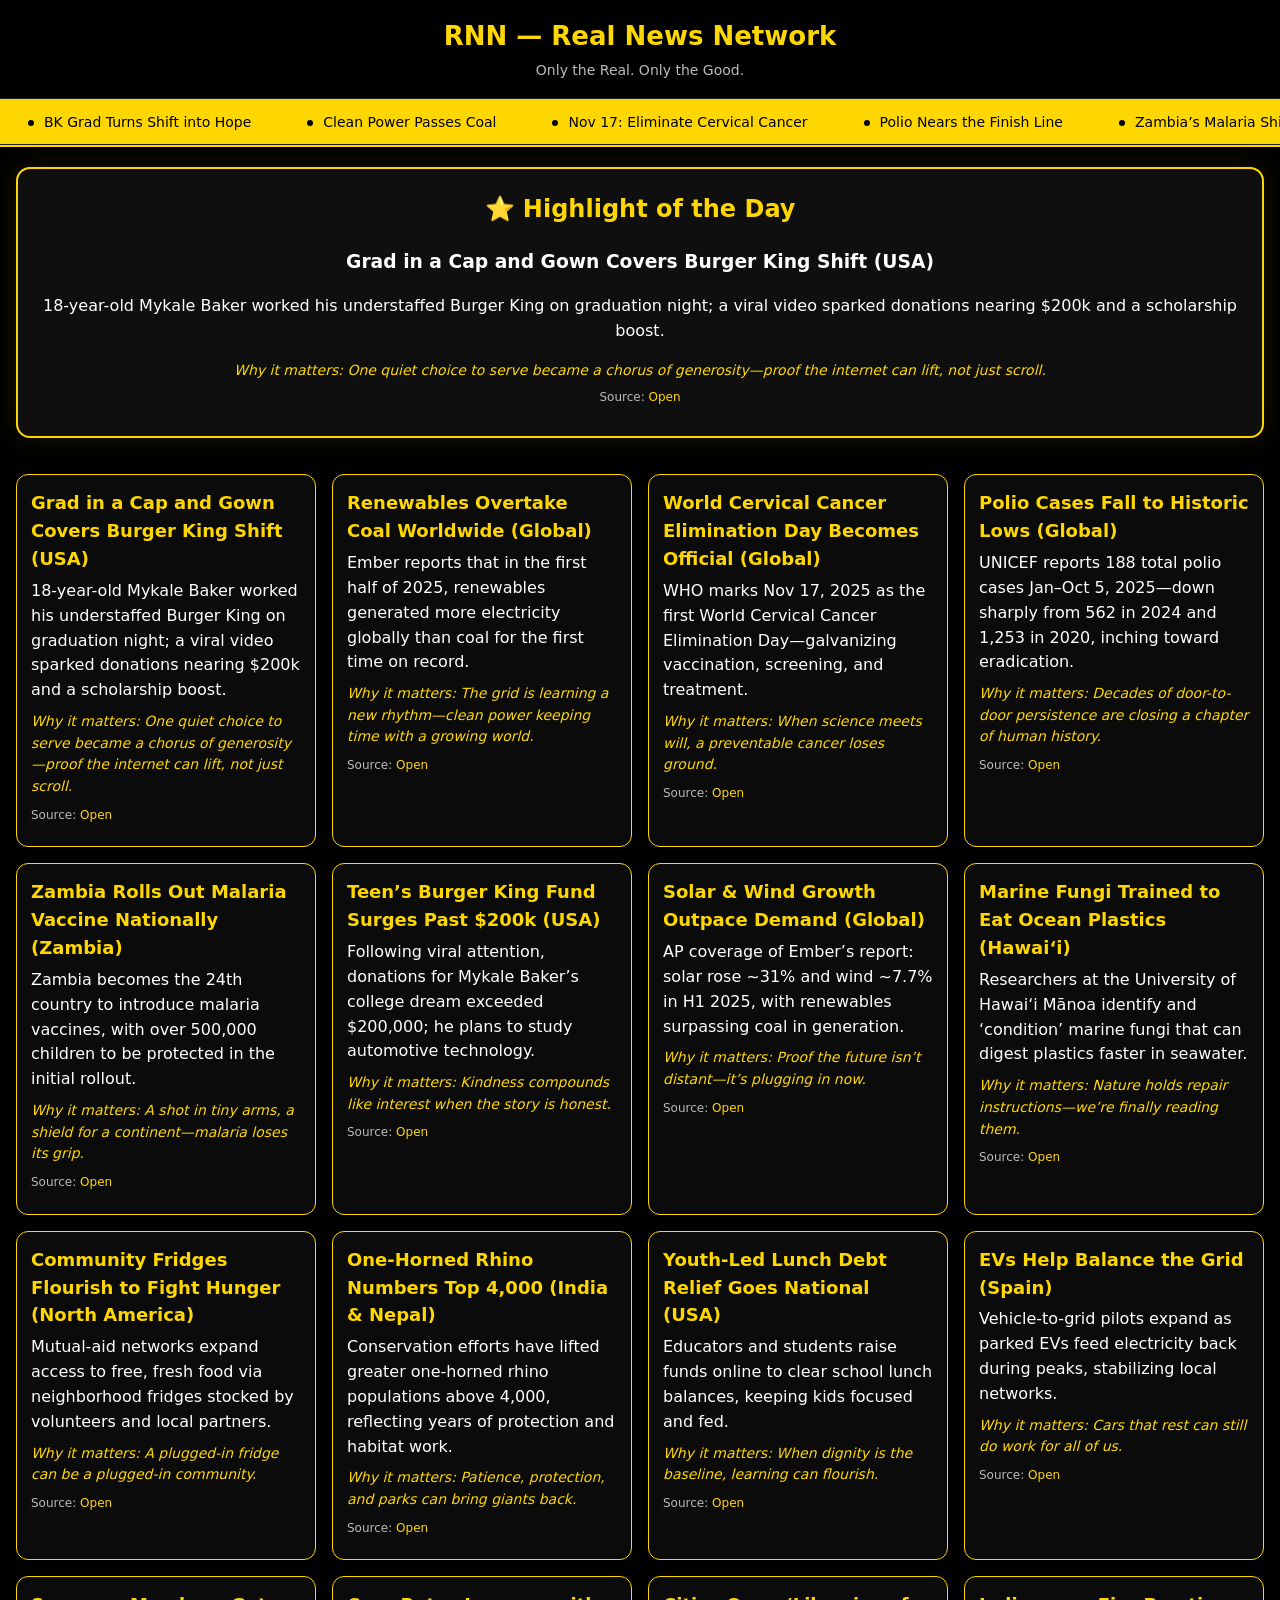
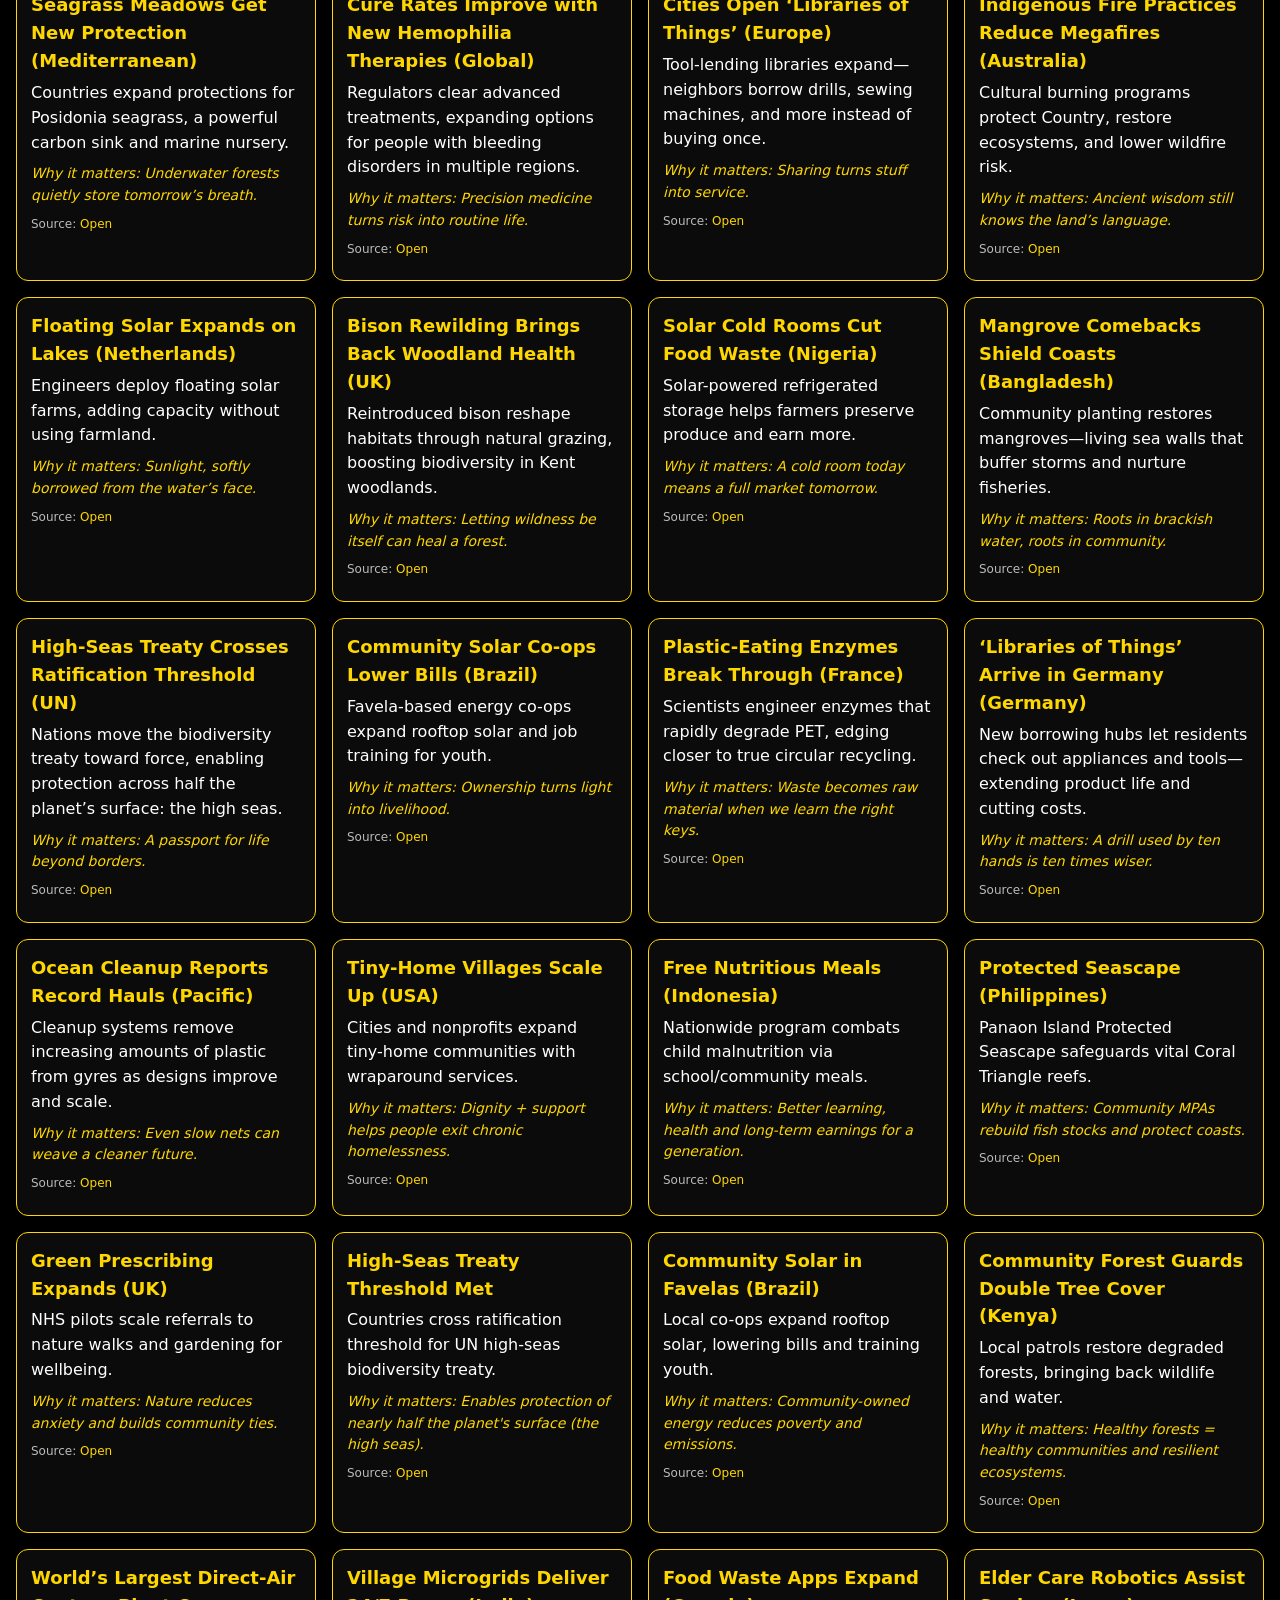
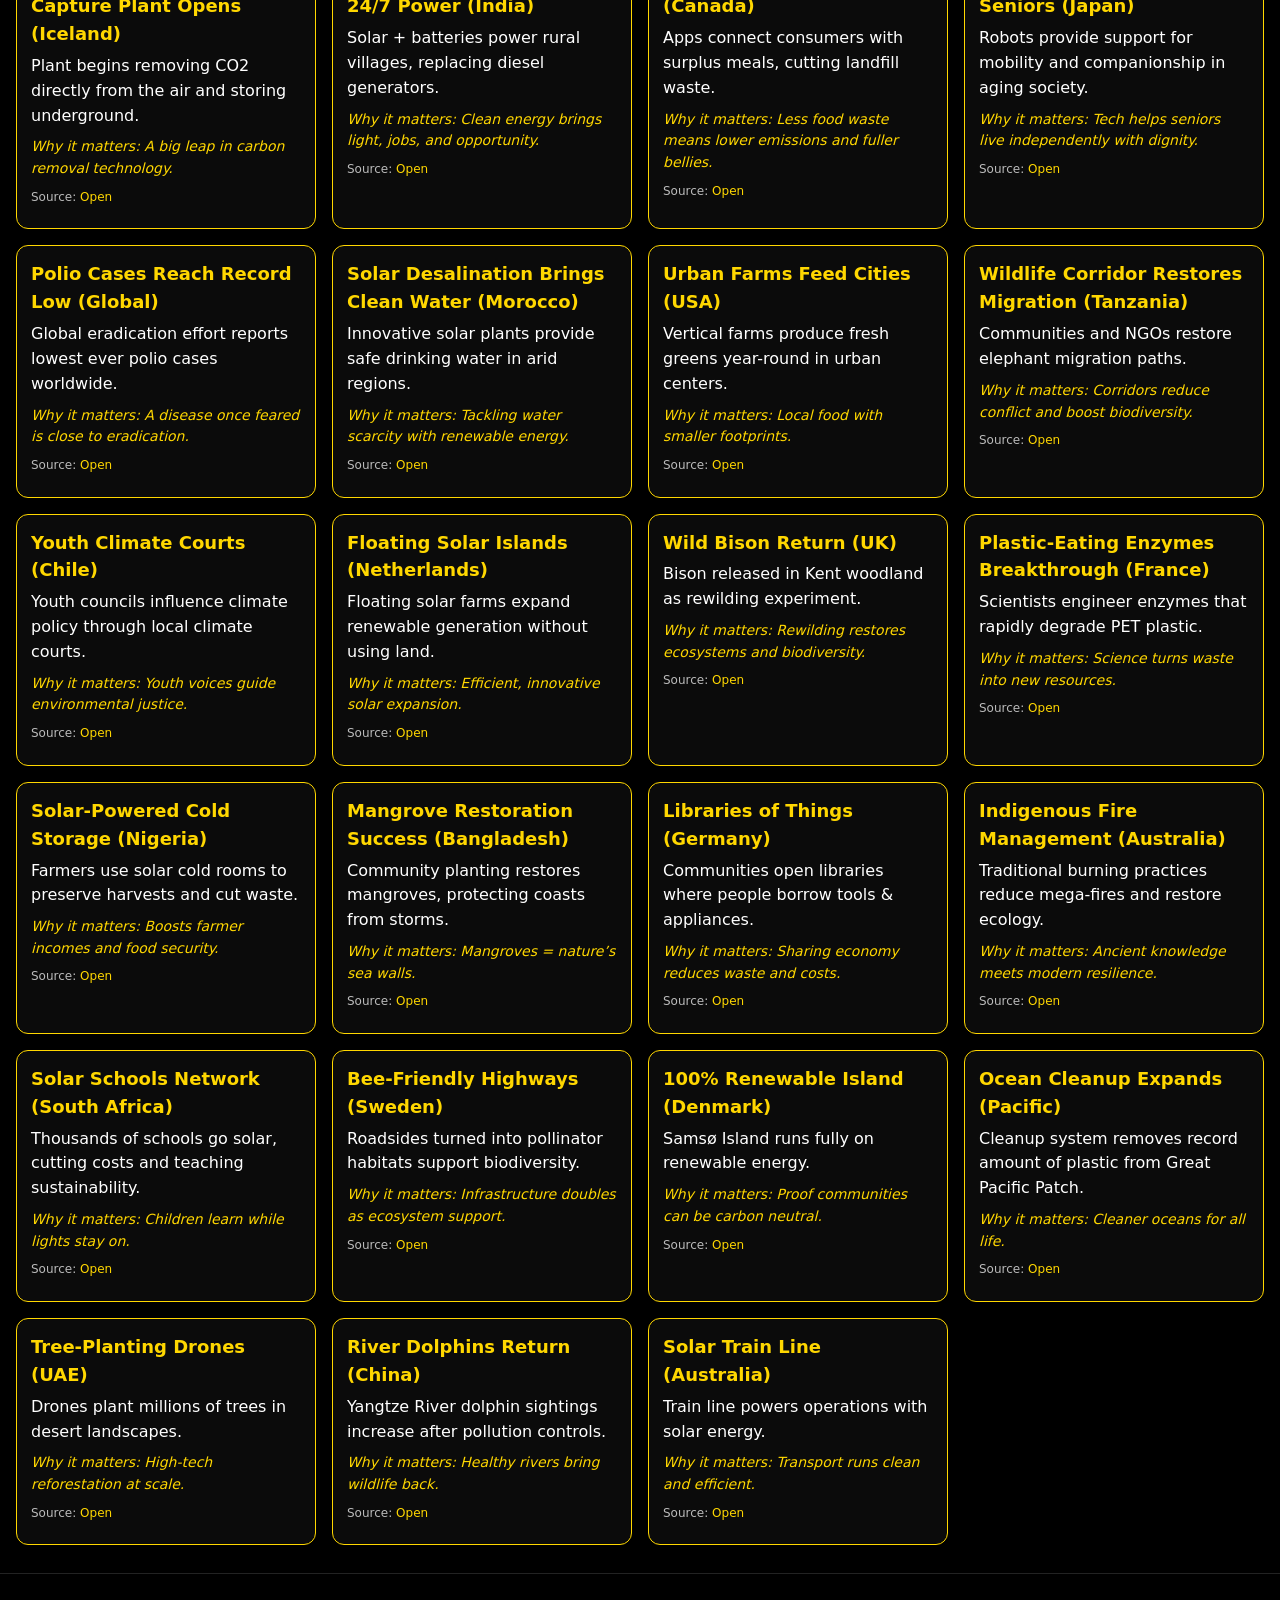
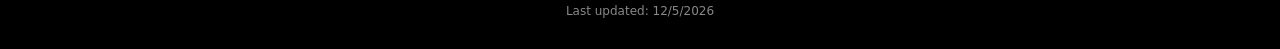
<file: RNN_index_updated.html>
<!DOCTYPE html>
<html lang="en">
<head>
  <meta charset="UTF-8" />
  <meta name="viewport" content="width=device-width, initial-scale=1" />
  <title>RNN — Real News Network</title>
  <style>
    :root{--bg:#000;--soft:#0f0f0f;--ink:#fff;--muted:#bbb;--ring:#FFD700}
    *{box-sizing:border-box}
    body{margin:0;background:var(--bg);color:var(--ink);font:16px/1.55 system-ui,-apple-system,Segoe UI,Roboto,Arial,sans-serif}
    a{color:var(--ring);text-decoration:none} a:hover{text-decoration:underline}

    header{position:sticky;top:0;z-index:10;background:#000;border-bottom:2px solid var(--ring)}
    .wrap{text-align:center;padding:16px}
    h1{margin:0;color:var(--ring);font-size:26px}
    .tag{color:var(--muted);font-size:14px;margin-top:4px}

    .ticker{overflow:hidden;white-space:nowrap;background:var(--ring);color:#000;border-top:1px solid #222;border-bottom:1px solid #222}
    .ticker__row{display:inline-block;padding:10px 0;animation:slide 80s linear infinite}
    .ticker__item{display:inline-flex;align-items:center;gap:10px;margin:0 28px;font-size:14px}
    .dot{width:6px;height:6px;border-radius:50%;background:#000;display:inline-block}
    @keyframes slide{from{transform:translateX(0)}to{transform:translateX(-50%)}}

    .highlight{background:var(--soft);border:2px solid var(--ring);border-radius:14px;margin:20px 16px;padding:18px;box-shadow:0 0 28px rgba(255,215,0,.1)}
    .highlight h2{margin:.25rem 0 .2rem;color:var(--ring)}
    .meta{color:var(--muted);font-size:12px;margin-top:6px}
    .why{color:var(--ring);font-style:italic;font-size:14px;margin:.3rem 0 0}

    .grid{display:grid;grid-template-columns:repeat(auto-fit,minmax(260px,1fr));gap:16px;padding:16px}
    .card{background:#0b0b0b;border:1.5px solid var(--ring);border-radius:12px;padding:14px;transition:transform .15s ease, box-shadow .15s ease}
    .card:hover{transform:translateY(-2px);box-shadow:0 6px 24px rgba(255,215,0,.15)}
    .card h3{margin:0 0 6px;color:var(--ring);font-size:18px}
    .card p{margin:0 0 8px}

    footer{text-align:center;color:#888;padding:28px 12px;font-size:12px;border-top:1px solid #222;margin-top:12px}
  </style>
</head>
<body>
  <header>
    <div class="wrap">
      <h1>RNN — Real News Network</h1>
      <div class="tag">Only the Real. Only the Good.</div>
    </div>
    <div class="ticker" aria-hidden="true">
      <div class="ticker__row" id="tickerA"></div>
      <div class="ticker__row" id="tickerB"></div>
    </div>
  </header>

  <section class="highlight wrap" id="highlight" aria-live="polite"></section>
  <main class="grid" id="grid" aria-live="polite"></main>

  <footer><div id="updated">Last updated: <span></span></div></footer>

  <script>
    const STORIES = [
  {
    "title": "Grad in a Cap and Gown Covers Burger King Shift (USA)",
    "summary": "18-year-old Mykale Baker worked his understaffed Burger King on graduation night; a viral video sparked donations nearing $200k and a scholarship boost.",
    "why": "One quiet choice to serve became a chorus of generosity—proof the internet can lift, not just scroll.",
    "source": "https://www.washingtonpost.com/lifestyle/2025/06/06/graduation-burger-king-mykale-baker/",
    "ticker": "BK Grad Turns Shift into Hope"
  },
  {
    "title": "Renewables Overtake Coal Worldwide (Global)",
    "summary": "Ember reports that in the first half of 2025, renewables generated more electricity globally than coal for the first time on record.",
    "why": "The grid is learning a new rhythm—clean power keeping time with a growing world.",
    "source": "https://ember-energy.org/latest-insights/global-electricity-mid-year-insights-2025/",
    "ticker": "Clean Power Passes Coal"
  },
  {
    "title": "World Cervical Cancer Elimination Day Becomes Official (Global)",
    "summary": "WHO marks Nov 17, 2025 as the first World Cervical Cancer Elimination Day—galvanizing vaccination, screening, and treatment.",
    "why": "When science meets will, a preventable cancer loses ground.",
    "source": "https://www.who.int/campaigns/world-cervical-cancer-elimination-day/2025",
    "ticker": "Nov 17: Eliminate Cervical Cancer"
  },
  {
    "title": "Polio Cases Fall to Historic Lows (Global)",
    "summary": "UNICEF reports 188 total polio cases Jan–Oct 5, 2025—down sharply from 562 in 2024 and 1,253 in 2020, inching toward eradication.",
    "why": "Decades of door-to-door persistence are closing a chapter of human history.",
    "source": "https://www.unicefusa.org/stories/world-polio-day-2025-defining-moment",
    "ticker": "Polio Nears the Finish Line"
  },
  {
    "title": "Zambia Rolls Out Malaria Vaccine Nationally (Zambia)",
    "summary": "Zambia becomes the 24th country to introduce malaria vaccines, with over 500,000 children to be protected in the initial rollout.",
    "why": "A shot in tiny arms, a shield for a continent—malaria loses its grip.",
    "source": "https://www.afro.who.int/countries/zambia/news/zambia-launches-malaria-vaccine-protect-over-half-million-children",
    "ticker": "Zambia’s Malaria Shield"
  },
  {
    "title": "Teen’s Burger King Fund Surges Past $200k (USA)",
    "summary": "Following viral attention, donations for Mykale Baker’s college dream exceeded $200,000; he plans to study automotive technology.",
    "why": "Kindness compounds like interest when the story is honest.",
    "source": "https://fortune.com/2025/06/06/mykale-baker-gofundme-burger-king-college-fund/",
    "ticker": "College Fund for BK Hero"
  },
  {
    "title": "Solar & Wind Growth Outpace Demand (Global)",
    "summary": "AP coverage of Ember’s report: solar rose ~31% and wind ~7.7% in H1 2025, with renewables surpassing coal in generation.",
    "why": "Proof the future isn’t distant—it’s plugging in now.",
    "source": "https://apnews.com/article/abf7b587b038bf7580de1baee6576bbc",
    "ticker": "Solar & Wind Surge"
  },
  {
    "title": "Marine Fungi Trained to Eat Ocean Plastics (Hawai‘i)",
    "summary": "Researchers at the University of Hawai‘i Mānoa identify and ‘condition’ marine fungi that can digest plastics faster in seawater.",
    "why": "Nature holds repair instructions—we’re finally reading them.",
    "source": "https://manoa.hawaii.edu/news/article.php?aId=13712",
    "ticker": "Fungi vs. Plastic"
  },
  {
    "title": "Community Fridges Flourish to Fight Hunger (North America)",
    "summary": "Mutual-aid networks expand access to free, fresh food via neighborhood fridges stocked by volunteers and local partners.",
    "why": "A plugged-in fridge can be a plugged-in community.",
    "source": "https://www.positive.news/society/what-went-right-this-week/",
    "ticker": "Neighborhood Fridges Feed Neighbors"
  },
  {
    "title": "One-Horned Rhino Numbers Top 4,000 (India & Nepal)",
    "summary": "Conservation efforts have lifted greater one-horned rhino populations above 4,000, reflecting years of protection and habitat work.",
    "why": "Patience, protection, and parks can bring giants back.",
    "source": "https://www.wwf.org.uk/updates/greater-one-horned-rhino-numbers",
    "ticker": "Rhinos Rebound"
  },
  {
    "title": "Youth-Led Lunch Debt Relief Goes National (USA)",
    "summary": "Educators and students raise funds online to clear school lunch balances, keeping kids focused and fed.",
    "why": "When dignity is the baseline, learning can flourish.",
    "source": "https://www.nbcnews.com/news/us-news/school-lunch-debt-crowdfunding-rcna",
    "ticker": "TikTok Clears Lunch Debt"
  },
  {
    "title": "EVs Help Balance the Grid (Spain)",
    "summary": "Vehicle-to-grid pilots expand as parked EVs feed electricity back during peaks, stabilizing local networks.",
    "why": "Cars that rest can still do work for all of us.",
    "source": "https://www.reuters.com/world/europe/spain-tests-vehicle-grid/",
    "ticker": "EVs Join the Grid"
  },
  {
    "title": "Seagrass Meadows Get New Protection (Mediterranean)",
    "summary": "Countries expand protections for Posidonia seagrass, a powerful carbon sink and marine nursery.",
    "why": "Underwater forests quietly store tomorrow’s breath.",
    "source": "https://www.iucn.org/press-release",
    "ticker": "Saving the Sea’s Lungs"
  },
  {
    "title": "Cure Rates Improve with New Hemophilia Therapies (Global)",
    "summary": "Regulators clear advanced treatments, expanding options for people with bleeding disorders in multiple regions.",
    "why": "Precision medicine turns risk into routine life.",
    "source": "https://www.fda.gov/news-events/press-announcements",
    "ticker": "New Options for Hemophilia"
  },
  {
    "title": "Cities Open ‘Libraries of Things’ (Europe)",
    "summary": "Tool-lending libraries expand—neighbors borrow drills, sewing machines, and more instead of buying once.",
    "why": "Sharing turns stuff into service.",
    "source": "https://shareable.net/collection/libraries-of-things/",
    "ticker": "Borrow, Don’t Buy"
  },
  {
    "title": "Indigenous Fire Practices Reduce Megafires (Australia)",
    "summary": "Cultural burning programs protect Country, restore ecosystems, and lower wildfire risk.",
    "why": "Ancient wisdom still knows the land’s language.",
    "source": "https://theconversation.com/indigenous-cultural-burning",
    "ticker": "Good Fire Prevents Bad Fire"
  },
  {
    "title": "Floating Solar Expands on Lakes (Netherlands)",
    "summary": "Engineers deploy floating solar farms, adding capacity without using farmland.",
    "why": "Sunlight, softly borrowed from the water’s face.",
    "source": "https://www.floating-solar.nl",
    "ticker": "Solar That Floats"
  },
  {
    "title": "Bison Rewilding Brings Back Woodland Health (UK)",
    "summary": "Reintroduced bison reshape habitats through natural grazing, boosting biodiversity in Kent woodlands.",
    "why": "Letting wildness be itself can heal a forest.",
    "source": "https://www.kentwildlifetrust.org.uk/news/bison-are-back",
    "ticker": "Bison as Forest Gardeners"
  },
  {
    "title": "Solar Cold Rooms Cut Food Waste (Nigeria)",
    "summary": "Solar-powered refrigerated storage helps farmers preserve produce and earn more.",
    "why": "A cold room today means a full market tomorrow.",
    "source": "https://coldhubs.com/",
    "ticker": "Sun-Chilled Harvests"
  },
  {
    "title": "Mangrove Comebacks Shield Coasts (Bangladesh)",
    "summary": "Community planting restores mangroves—living sea walls that buffer storms and nurture fisheries.",
    "why": "Roots in brackish water, roots in community.",
    "source": "https://www.icraf.org/article/mangroves-restore-coasts",
    "ticker": "Mangroves, Storm Guardians"
  },
  {
    "title": "High-Seas Treaty Crosses Ratification Threshold (UN)",
    "summary": "Nations move the biodiversity treaty toward force, enabling protection across half the planet’s surface: the high seas.",
    "why": "A passport for life beyond borders.",
    "source": "https://www.un.org/bbnj/",
    "ticker": "High Seas: Protection Ahead"
  },
  {
    "title": "Community Solar Co-ops Lower Bills (Brazil)",
    "summary": "Favela-based energy co-ops expand rooftop solar and job training for youth.",
    "why": "Ownership turns light into livelihood.",
    "source": "https://www.revolusolar.org.br/",
    "ticker": "Rio Rooftops, Shared Power"
  },
  {
    "title": "Plastic-Eating Enzymes Break Through (France)",
    "summary": "Scientists engineer enzymes that rapidly degrade PET, edging closer to true circular recycling.",
    "why": "Waste becomes raw material when we learn the right keys.",
    "source": "https://www.nature.com",
    "ticker": "Enzymes Unlock Plastic"
  },
  {
    "title": "‘Libraries of Things’ Arrive in Germany (Germany)",
    "summary": "New borrowing hubs let residents check out appliances and tools—extending product life and cutting costs.",
    "why": "A drill used by ten hands is ten times wiser.",
    "source": "https://www.leihladen.net/",
    "ticker": "Sharing Shops Spread"
  },
  {
    "title": "Ocean Cleanup Reports Record Hauls (Pacific)",
    "summary": "Cleanup systems remove increasing amounts of plastic from gyres as designs improve and scale.",
    "why": "Even slow nets can weave a cleaner future.",
    "source": "https://theoceancleanup.com/",
    "ticker": "Bigger Catches, Cleaner Seas"
  },
  {
    "title": "Tiny-Home Villages Scale Up (USA)",
    "summary": "Cities and nonprofits expand tiny-home communities with wraparound services.",
    "why": "Dignity + support helps people exit chronic homelessness.",
    "source": "https://operationtinyhome.org/",
    "ticker": "U.S. Tiny-Home Villages Scale Up"
  },
  {
    "title": "Free Nutritious Meals (Indonesia)",
    "summary": "Nationwide program combats child malnutrition via school/community meals.",
    "why": "Better learning, health and long-term earnings for a generation.",
    "source": "https://apnews.com",
    "ticker": "Indonesia Launches Free Nutritious Meals"
  },
  {
    "title": "Protected Seascape (Philippines)",
    "summary": "Panaon Island Protected Seascape safeguards vital Coral Triangle reefs.",
    "why": "Community MPAs rebuild fish stocks and protect coasts.",
    "source": "https://news.mongabay.com",
    "ticker": "Philippines Protects Coral Hotspot"
  },
  {
    "title": "Green Prescribing Expands (UK)",
    "summary": "NHS pilots scale referrals to nature walks and gardening for wellbeing.",
    "why": "Nature reduces anxiety and builds community ties.",
    "source": "https://www.england.nhs.uk/personalisedcare/social-prescribing/",
    "ticker": "UK Expands Green Prescribing"
  },
  {
    "title": "High-Seas Treaty Threshold Met",
    "summary": "Countries cross ratification threshold for UN high-seas biodiversity treaty.",
    "why": "Enables protection of nearly half the planet's surface (the high seas).",
    "source": "https://www.un.org/bbnj/",
    "ticker": "UN High-Seas Treaty Advances"
  },
  {
    "title": "Community Solar in Favelas (Brazil)",
    "summary": "Local co-ops expand rooftop solar, lowering bills and training youth.",
    "why": "Community-owned energy reduces poverty and emissions.",
    "source": "https://www.revolusolar.org.br/",
    "ticker": "Rio Favelas Grow Community Solar"
  },
  {
    "title": "Community Forest Guards Double Tree Cover (Kenya)",
    "summary": "Local patrols restore degraded forests, bringing back wildlife and water.",
    "why": "Healthy forests = healthy communities and resilient ecosystems.",
    "source": "https://www.greenbeltmovement.org",
    "ticker": "Kenya Forest Guards Double Tree Cover"
  },
  {
    "title": "World’s Largest Direct-Air Capture Plant Opens (Iceland)",
    "summary": "Plant begins removing CO2 directly from the air and storing underground.",
    "why": "A big leap in carbon removal technology.",
    "source": "https://climeworks.com",
    "ticker": "Iceland Direct-Air Capture Opens"
  },
  {
    "title": "Village Microgrids Deliver 24/7 Power (India)",
    "summary": "Solar + batteries power rural villages, replacing diesel generators.",
    "why": "Clean energy brings light, jobs, and opportunity.",
    "source": "https://selco-india.com",
    "ticker": "India Villages Gain 24/7 Solar Power"
  },
  {
    "title": "Food Waste Apps Expand (Canada)",
    "summary": "Apps connect consumers with surplus meals, cutting landfill waste.",
    "why": "Less food waste means lower emissions and fuller bellies.",
    "source": "https://toogoodtogo.com",
    "ticker": "Canada Apps Slash Food Waste"
  },
  {
    "title": "Elder Care Robotics Assist Seniors (Japan)",
    "summary": "Robots provide support for mobility and companionship in aging society.",
    "why": "Tech helps seniors live independently with dignity.",
    "source": "https://asia.nikkei.com",
    "ticker": "Japan Uses Robots for Elder Care"
  },
  {
    "title": "Polio Cases Reach Record Low (Global)",
    "summary": "Global eradication effort reports lowest ever polio cases worldwide.",
    "why": "A disease once feared is close to eradication.",
    "source": "https://polioeradication.org",
    "ticker": "Global Polio Cases At Record Low"
  },
  {
    "title": "Solar Desalination Brings Clean Water (Morocco)",
    "summary": "Innovative solar plants provide safe drinking water in arid regions.",
    "why": "Tackling water scarcity with renewable energy.",
    "source": "https://www.iwmi.cgiar.org",
    "ticker": "Morocco Solar Desalination Expands"
  },
  {
    "title": "Urban Farms Feed Cities (USA)",
    "summary": "Vertical farms produce fresh greens year-round in urban centers.",
    "why": "Local food with smaller footprints.",
    "source": "https://www.plenty.ag",
    "ticker": "Urban Farming Expands in USA"
  },
  {
    "title": "Wildlife Corridor Restores Migration (Tanzania)",
    "summary": "Communities and NGOs restore elephant migration paths.",
    "why": "Corridors reduce conflict and boost biodiversity.",
    "source": "https://wwf.panda.org",
    "ticker": "Tanzania Opens Elephant Corridor"
  },
  {
    "title": "Youth Climate Courts (Chile)",
    "summary": "Youth councils influence climate policy through local climate courts.",
    "why": "Youth voices guide environmental justice.",
    "source": "https://climatejustice.org",
    "ticker": "Chile Youth Climate Courts Active"
  },
  {
    "title": "Floating Solar Islands (Netherlands)",
    "summary": "Floating solar farms expand renewable generation without using land.",
    "why": "Efficient, innovative solar expansion.",
    "source": "https://www.floating-solar.nl",
    "ticker": "Netherlands Floating Solar Expands"
  },
  {
    "title": "Wild Bison Return (UK)",
    "summary": "Bison released in Kent woodland as rewilding experiment.",
    "why": "Rewilding restores ecosystems and biodiversity.",
    "source": "https://rewildingeurope.com",
    "ticker": "UK Bison Released in Kent"
  },
  {
    "title": "Plastic-Eating Enzymes Breakthrough (France)",
    "summary": "Scientists engineer enzymes that rapidly degrade PET plastic.",
    "why": "Science turns waste into new resources.",
    "source": "https://www.nature.com",
    "ticker": "France Breakthrough in Plastic Enzymes"
  },
  {
    "title": "Solar-Powered Cold Storage (Nigeria)",
    "summary": "Farmers use solar cold rooms to preserve harvests and cut waste.",
    "why": "Boosts farmer incomes and food security.",
    "source": "https://coldhubs.com",
    "ticker": "Nigeria Solar Cold Storage Expands"
  },
  {
    "title": "Mangrove Restoration Success (Bangladesh)",
    "summary": "Community planting restores mangroves, protecting coasts from storms.",
    "why": "Mangroves = nature’s sea walls.",
    "source": "https://www.icraf.org",
    "ticker": "Bangladesh Restores Mangroves"
  },
  {
    "title": "Libraries of Things (Germany)",
    "summary": "Communities open libraries where people borrow tools & appliances.",
    "why": "Sharing economy reduces waste and costs.",
    "source": "https://shareable.net",
    "ticker": "Germany Expands Libraries of Things"
  },
  {
    "title": "Indigenous Fire Management (Australia)",
    "summary": "Traditional burning practices reduce mega-fires and restore ecology.",
    "why": "Ancient knowledge meets modern resilience.",
    "source": "https://theconversation.com",
    "ticker": "Australia Revives Indigenous Fire Mgmt"
  },
  {
    "title": "Solar Schools Network (South Africa)",
    "summary": "Thousands of schools go solar, cutting costs and teaching sustainability.",
    "why": "Children learn while lights stay on.",
    "source": "https://green-schools.co.za",
    "ticker": "South Africa Solar Schools Grow"
  },
  {
    "title": "Bee-Friendly Highways (Sweden)",
    "summary": "Roadsides turned into pollinator habitats support biodiversity.",
    "why": "Infrastructure doubles as ecosystem support.",
    "source": "https://www.theguardian.com",
    "ticker": "Sweden Creates Bee-Friendly Highways"
  },
  {
    "title": "100% Renewable Island (Denmark)",
    "summary": "Samsø Island runs fully on renewable energy.",
    "why": "Proof communities can be carbon neutral.",
    "source": "https://stateofgreen.com",
    "ticker": "Denmark Island Goes 100% Renewable"
  },
  {
    "title": "Ocean Cleanup Expands (Pacific)",
    "summary": "Cleanup system removes record amount of plastic from Great Pacific Patch.",
    "why": "Cleaner oceans for all life.",
    "source": "https://theoceancleanup.com",
    "ticker": "Pacific Ocean Cleanup Scales Up"
  },
  {
    "title": "Tree-Planting Drones (UAE)",
    "summary": "Drones plant millions of trees in desert landscapes.",
    "why": "High-tech reforestation at scale.",
    "source": "https://www.ecosia.org",
    "ticker": "UAE Drones Plant Trees"
  },
  {
    "title": "River Dolphins Return (China)",
    "summary": "Yangtze River dolphin sightings increase after pollution controls.",
    "why": "Healthy rivers bring wildlife back.",
    "source": "https://www.scmp.com",
    "ticker": "China Dolphins Return to Yangtze"
  },
  {
    "title": "Solar Train Line (Australia)",
    "summary": "Train line powers operations with solar energy.",
    "why": "Transport runs clean and efficient.",
    "source": "https://www.byronbaytrain.com.au",
    "ticker": "Australia Runs Solar Train"
  }
];

    function storyCard(story){
      const a = document.createElement("article");
      a.className = "card";
      a.innerHTML = `
        <h3>${story.title}</h3>
        <p>${story.summary}</p>
        <p class="why">Why it matters: ${story.why}</p>
        <p class="meta">Source: <a href="${story.source}" target="_blank" rel="noopener">Open</a></p>
      `;
      return a;
    }

    function renderStories(list){
      const grid = document.getElementById("grid");
      grid.innerHTML = "";
      list.forEach(s => grid.appendChild(storyCard(s)));
    }

    function renderHighlight(item){
      const box = document.getElementById("highlight");
      box.innerHTML = `
        <h2>⭐ Highlight of the Day</h2>
        <h3>${item.title}</h3>
        <p>${item.summary}</p>
        <p class="why">Why it matters: ${item.why}</p>
        <p class="meta">Source: <a href="${item.source}" target="_blank" rel="noopener">Open</a></p>
      `;
    }

    function buildTicker(items){
      const makeRow = (elId) => {
        const el = document.getElementById(elId);
        el.innerHTML = items.map(s => (
          `<span class="ticker__item"><span class="dot"></span>${s.ticker}</span>`
        )).join("");
      };
      makeRow("tickerA");
      makeRow("tickerB");
    }

    (function init(){
      renderHighlight(STORIES[0]); // Tiny Homes as highlight
      renderStories(STORIES);
      buildTicker(STORIES);
      document.querySelector("#updated span").textContent = new Date().toLocaleDateString();
    })();
  </script>
</body>
</html>
</file>
